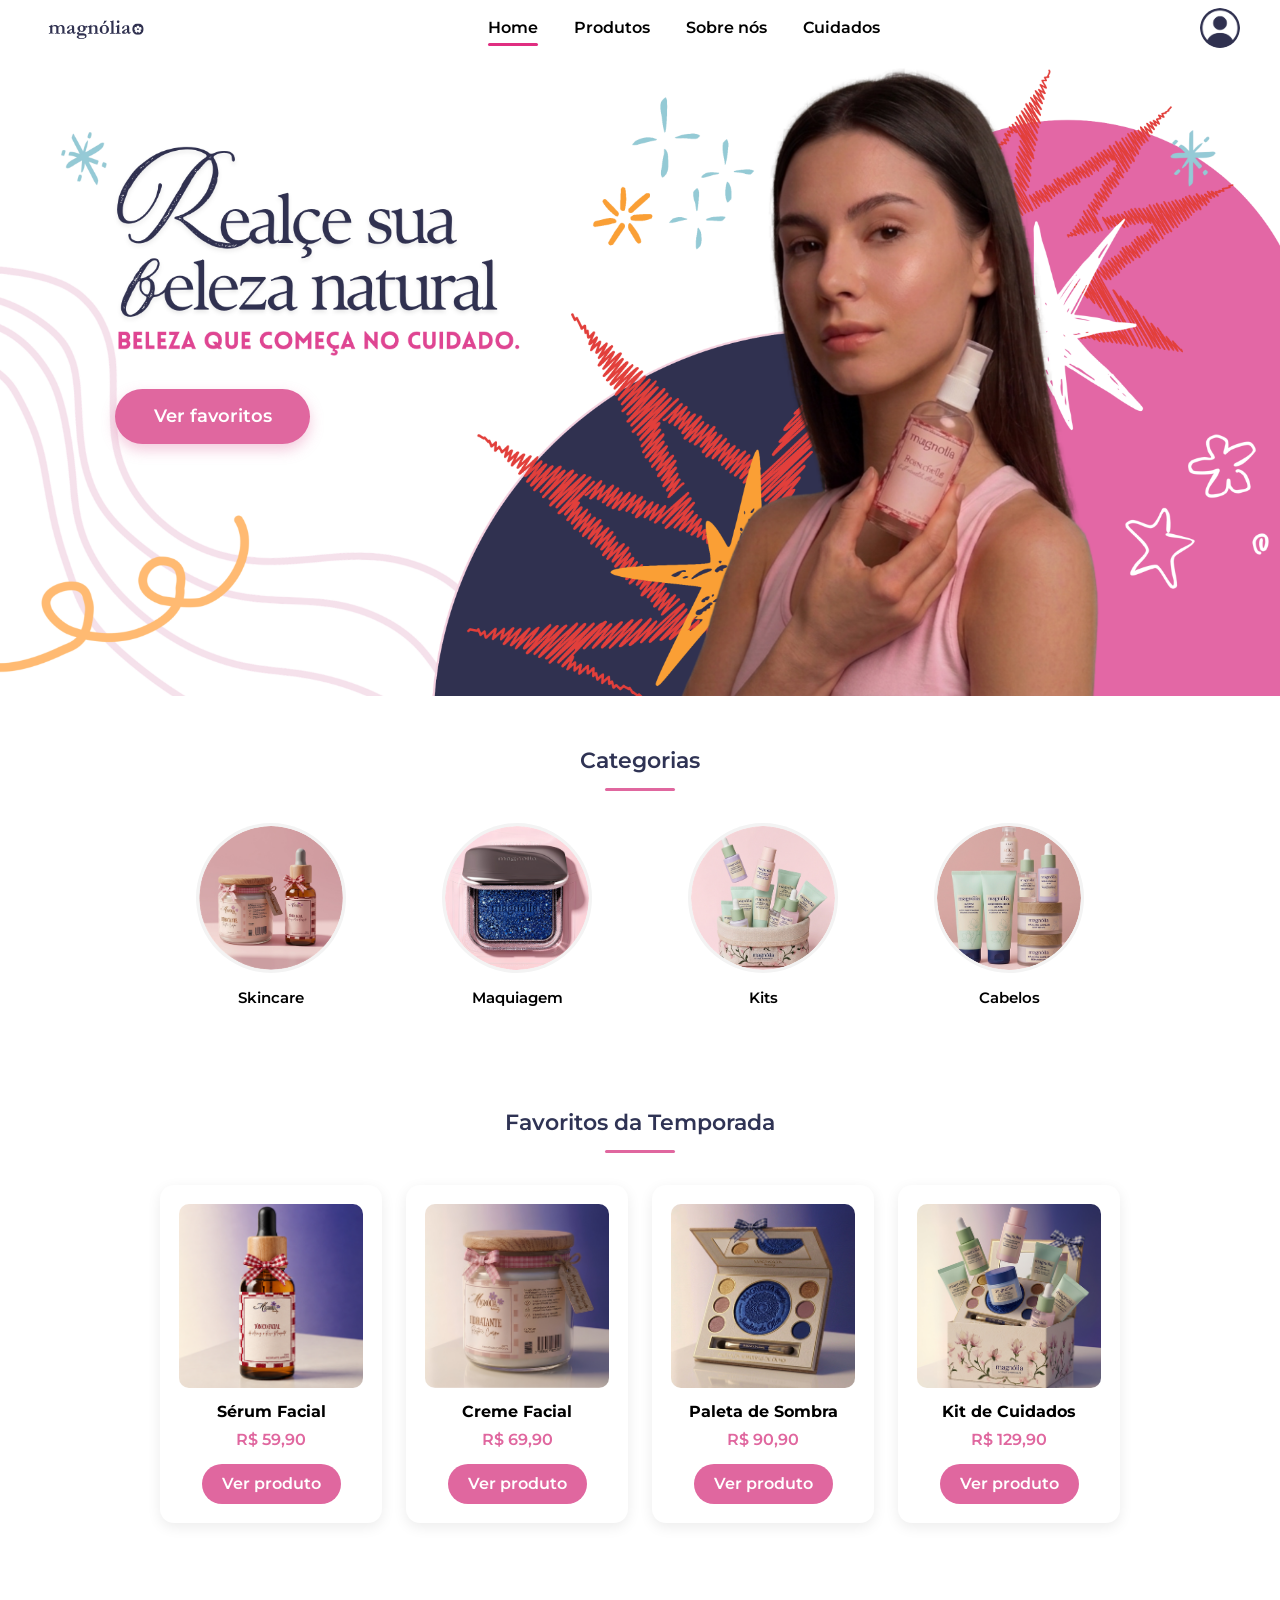
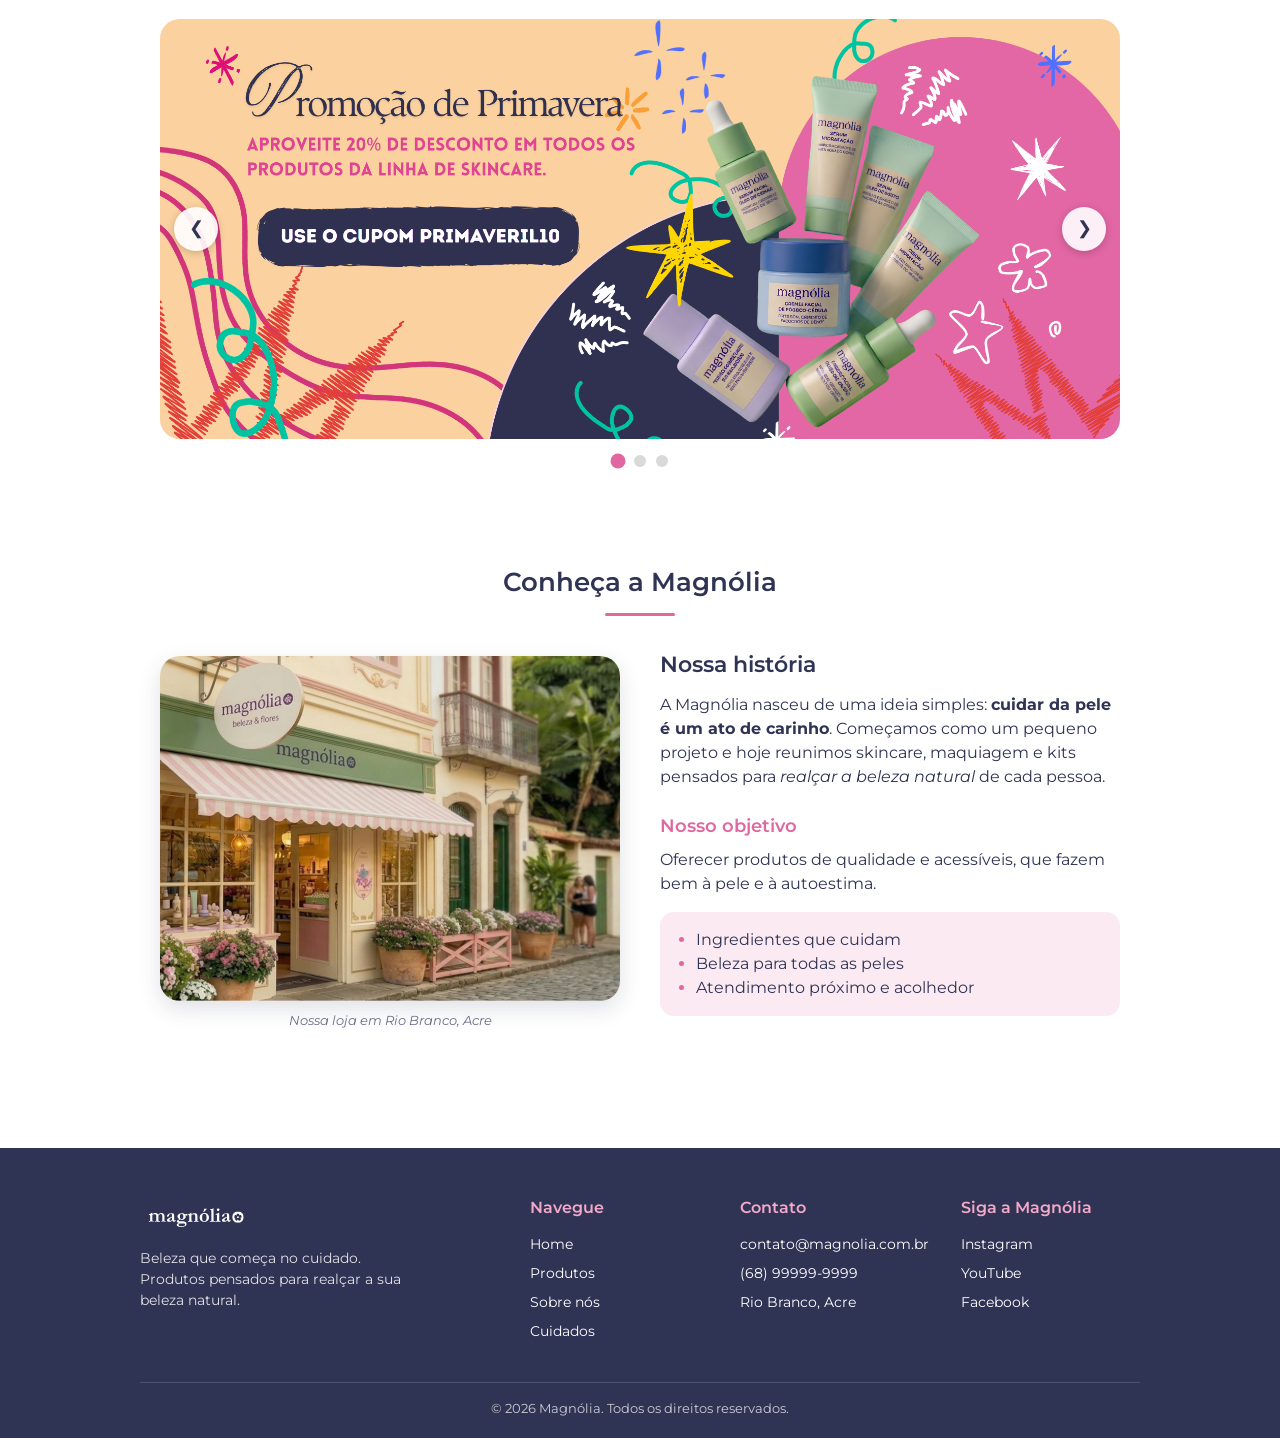
<file: index.html>
<!--A ideia aqui é fazer um site de empresa de beleza chamada magnólia, que eu inventei para um trabalho de emprendedorismo quando estava no ensino médio. A ideia é fazer um site simples, mas bonito, com uma paleta de cores que remeta a beleza e sofisticação. O site terá uma página inicial com um banner, uma seção sobre a empresa e uma seção de contato.-->
<!doctype html>
<html lang="pt-BR">

<head>
  <meta charset="utf-8">
  <meta name="viewport" content="width=device-width, initial-scale=1">
  <title>Magnólia: O melhor para sua beleza</title>
  <link rel="icon" href="imagem/icon.png">
  <link rel="stylesheet" href="https://fonts.googleapis.com/css?family=Montserrat:300,400,500,600,700&display=block">
  <!--Nesse ponto ainda não pensei em todos os css, mas, por enquanto farei um separado para cada elemento que acredito precisar de mais atenção ou vou fazer uma coisa diferente, este é para o menu e o banner.-->
  <link rel="stylesheet" href="css/banner_menu.css">
  <link rel="stylesheet" href="css/barra_nav.css">
  <link rel="stylesheet" href="css/mais_vendidos.css">
  <link rel="stylesheet" href="css/promoção.css">
  <link rel="stylesheet" href="css/rodape.css">
  <link rel="stylesheet" href="css/carrossel.css">
  <link rel="stylesheet" href="css/sobre_marca.css">
</head>

<body>
  <header class="Menu">
    <nav class="menu">
      <!-- Logo com link para pagina inicial-->
      <a href="index.html" class="logo" role="img" aria-label="Magnólia"></a>
      <ul class="links" id="menu-links">
        <!-- Links do menu -->
        <!-- O link da página atual tem a classe "ativo" que indica em qual página estamos -->
        <li><a href="index.html" class="ativo" aria-current="page">Home</a></li>
        <li><a href="produtos.html">Produtos</a></li>
        <li><a href="#sobre-a-marca">Sobre nós</a></li>
        <li><a href="cuidados.html">Cuidados</a></li>
      </ul>
      <a href="perfil.html" class="perfil" role="img" aria-label="Conta"></a>

       <!-- Botão sanduíche: só aparece em telas pequenas -->
    <button type="button" class="hamburguer" id="botao-menu"
            aria-label="Abrir menu" aria-expanded="false" aria-controls="menu-links">
      <span></span>
      <span></span>
      <span></span>
    </button>
    </nav>
  </header>
  <section class="banner_conteinner">
    <img class="banner" src="imagem/R (1).png" alt="Banner Magnólia">
    <!--botão sobre o banner-->
    <div class="banner__botao">
    <a href="#mais-vendidos">Ver favoritos</a>
  </div>
  </section>
  <!-- Barra de navegação por categorias "circulos da página"-->
  <section class="barra_nav">
    <h2 class="barra_nav__titulo">Categorias</h2>
    <ul class="barra_nav__lista">
      <li>
        <!-- Link para a categoria de skincare dentro da página produtos-->
        <a href="produtos.html#skincare" class="categoria">
          <span class="categoria__circulo">
            <img src="imagem/categorias/skincare.png" alt="">
          </span>
          <span class="categoria__nome">Skincare</span>
        </a>
      </li>
      <li>
        <!-- Link para a categoria de maquiagem dentro da página produtos-->
        <a href="produtos.html#maquiagem" class="categoria">
          <span class="categoria__circulo">
            <img src="imagem/categorias/maquiagem.png" alt="">
          </span>
          <span class="categoria__nome">Maquiagem</span>
        </a>
      </li>
      <li>
        <!-- Link para a categoria de Kits(conjuntos de produtos) dentro da página produtos-->
        <a href="produtos.html#Kits" class="categoria">
          <span class="categoria__circulo">
            <img src="imagem/categorias/Kit.png" alt="">
          </span>
          <span class="categoria__nome">Kits</span>
        </a>
      </li>
      <li>
        <!-- Link para a categoria de cabelos dentro da página produtos-->
        <a href="produtos.html#cabelos" class="categoria">
          <span class="categoria__circulo">
            <img src="imagem/categorias/cabelo.png" alt="">
          </span>
          <span class="categoria__nome">Cabelos</span>
        </a>
      </li>
    </ul>
  </section>
  <!-- section mais vendidos-->
  <section class="mais_vendidos" id="mais-vendidos">
    <h2 class="mais_vendidos__titulo">Favoritos da Temporada</h2>
    <div class="mais_vendidos__grade">
      <!--Cada produto está dentro de um artigo-->
      <article class="produto">
        <img src="imagem/produtos/serum.png" alt="Sérum facial Magnólia">
        <h3 class="produto__nome">Sérum Facial</h3>
        <p class="produto__preco">R$ 59,90</p>
        <a href="  " class="produto__botao">Ver produto</a>
      </article>
      <article class="produto">
        <img src="imagem/produtos/creme.png" alt="Creme facial Magnólia">
        <h3 class="produto__nome">Creme Facial</h3>
        <p class="produto__preco">R$ 69,90</p>
        <a href="  " class="produto__botao">Ver produto</a>
      </article>
      <article class="produto">
        <img src="imagem/produtos/sombra.png" alt="Sombra de olhos Magnólia">
        <h3 class="produto__nome">Paleta de Sombra</h3>
        <p class="produto__preco">R$ 90,90</p>
        <a href="  " class="produto__botao">Ver produto</a>
      </article>
      <article class="produto">
        <img src="imagem/produtos/kit2.png" alt="Kit de cuidados com a pele Magnólia">
        <h3 class="produto__nome">Kit de Cuidados</h3>
        <p class="produto__preco">R$ 129,90</p>
        <a href="  " class="produto__botao">Ver produto</a>
      </article>
    </div>
  </section>

  <!-- Carrossel de promoções: 3 slides, navegação por botões e bolinhas -->
  <section class="carrossel" id="carrossel" aria-label="Promoções">
    <div class="carrossel__janela">

      <!-- Faixa com os slides lado a lado; o JS desliza esta faixa -->
      <div class="carrossel__faixa" id="carrossel-faixa">
        <div class="carrossel__slide">
          <img src="imagem/carrossel/promo1.png" alt="Promoção de primavera: 20% de desconto em skincare">
        </div>
        <div class="carrossel__slide">
          <img src="imagem/carrossel/promo2.png"
            alt="Promoção de primeira compra: 20% de desconto em todos os produtos">
        </div>
        <div class="carrossel__slide">
          <img src="imagem/carrossel/promo3.png" alt="Presenteie quem você ama com a coleção de maquiagem completa!">
        </div>
      </div>

      <!-- Botões anterior / próximo -->
      <button type="button" class="carrossel__botao carrossel__botao--anterior" id="carrossel-anterior"
        aria-label="Slide anterior">&#10094;</button>
      <button type="button" class="carrossel__botao carrossel__botao--proximo" id="carrossel-proximo"
        aria-label="Próximo slide">&#10095;</button>
    </div>

    <!-- Bolinhas indicando o slide atual -->
    <div class="carrossel__bolinhas" id="carrossel-bolinhas"></div>
  </section>

  <!-- Seção sobre a marca-->
  <section class="sobre_marca" id="sobre-a-marca" aria-labelledby="sobre-titulo">
    <h2 class="sobre_marca__titulo">Conheça a Magnólia</h2>
    <div class="sobre_marca__grade">
      <!-- figure/figcaption -->
      <figure class="sobre_marca__foto">
        <img src="imagem/loja.png" alt="Fachada e interior da loja Magnólia">
        <figcaption>Nossa loja em Rio Branco, Acre</figcaption>
      </figure>

      <div class="sobre_marca__texto">
        <h3 id="sobre-titulo" class="sobre_marca__titulo2">Nossa história</h2>
        <p class="sobre_marca__historia">
          A Magnólia nasceu de uma ideia simples: <strong>cuidar da pele é um ato de carinho</strong>.
          Começamos como um pequeno projeto e hoje reunimos skincare, maquiagem e kits
          pensados para <em>realçar a beleza natural</em> de cada pessoa.
        </p>

        <h3 class="sobre_marca__subtitulo">Nosso objetivo</h3>
        <p class="sobre_marca__objetivo">
          Oferecer produtos de qualidade e acessíveis, que fazem bem à pele e à autoestima.
        </p>

        <!-- Lista de valores da marca -->
        <ul class="sobre_marca__valores">
          <li>Ingredientes que cuidam</li>
          <li>Beleza para todas as peles</li>
          <li>Atendimento próximo e acolhedor</li>
        </ul>
      </div>

    </div>
  </section>

  <!-- Rodapé do site -->
  <footer class="rodape" id="contato">
    <div class="rodape__grade">

      <!-- Coluna 1: marca -->
      <div class="rodape__marca">
        <a href="index.html" class="rodape__logo" role="img" aria-label="Magnólia"></a>
        <p>Beleza que começa no cuidado. Produtos pensados para realçar a sua beleza natural.</p>
      </div>

      <!-- Coluna 2: navegação -->
      <nav class="rodape__coluna" aria-label="Links do rodapé">
        <h3>Navegue</h3>
        <ul>
          <li><a href="index.html">Home</a></li>
          <li><a href="produtos.html">Produtos</a></li>
          <li><a href="sobre.html">Sobre nós</a></li>
          <li><a href="cuidados.html">Cuidados</a></li>
        </ul>
      </nav>

      <!-- Coluna 3: contato -->
      <div class="rodape__coluna">
        <h3>Contato</h3>
        <ul>
          <li><a href="mailto:contato@magnolia.com.br">contato@magnolia.com.br</a></li>
          <li><a href="tel:+5568999999999">(68) 99999-9999</a></li>
          <li>Rio Branco, Acre</li>
        </ul>
      </div>

      <!-- Coluna 4: redes sociais (links externos) -->
      <div class="rodape__coluna">
        <h3>Siga a Magnólia</h3>
        <ul>
          <li><a href="https://www.instagram.com" target="_blank" rel="noopener noreferrer">Instagram</a></li>
          <li><a href="https://www.youtube.com" target="_blank" rel="noopener noreferrer">YouTube</a></li>
          <li><a href="https://www.facebook.com" target="_blank" rel="noopener noreferrer">Facebook</a></li>
        </ul>
      </div>

    </div>
    <!-- Linha de direitos autorais -->
    <p class="rodape__copy">© 2026 Magnólia. Todos os direitos reservados.</p>
  </footer>
  <script src="js/carrossel.js"></script>
  <script src="js/menu.js"></script>
</body>

</html>
</file>
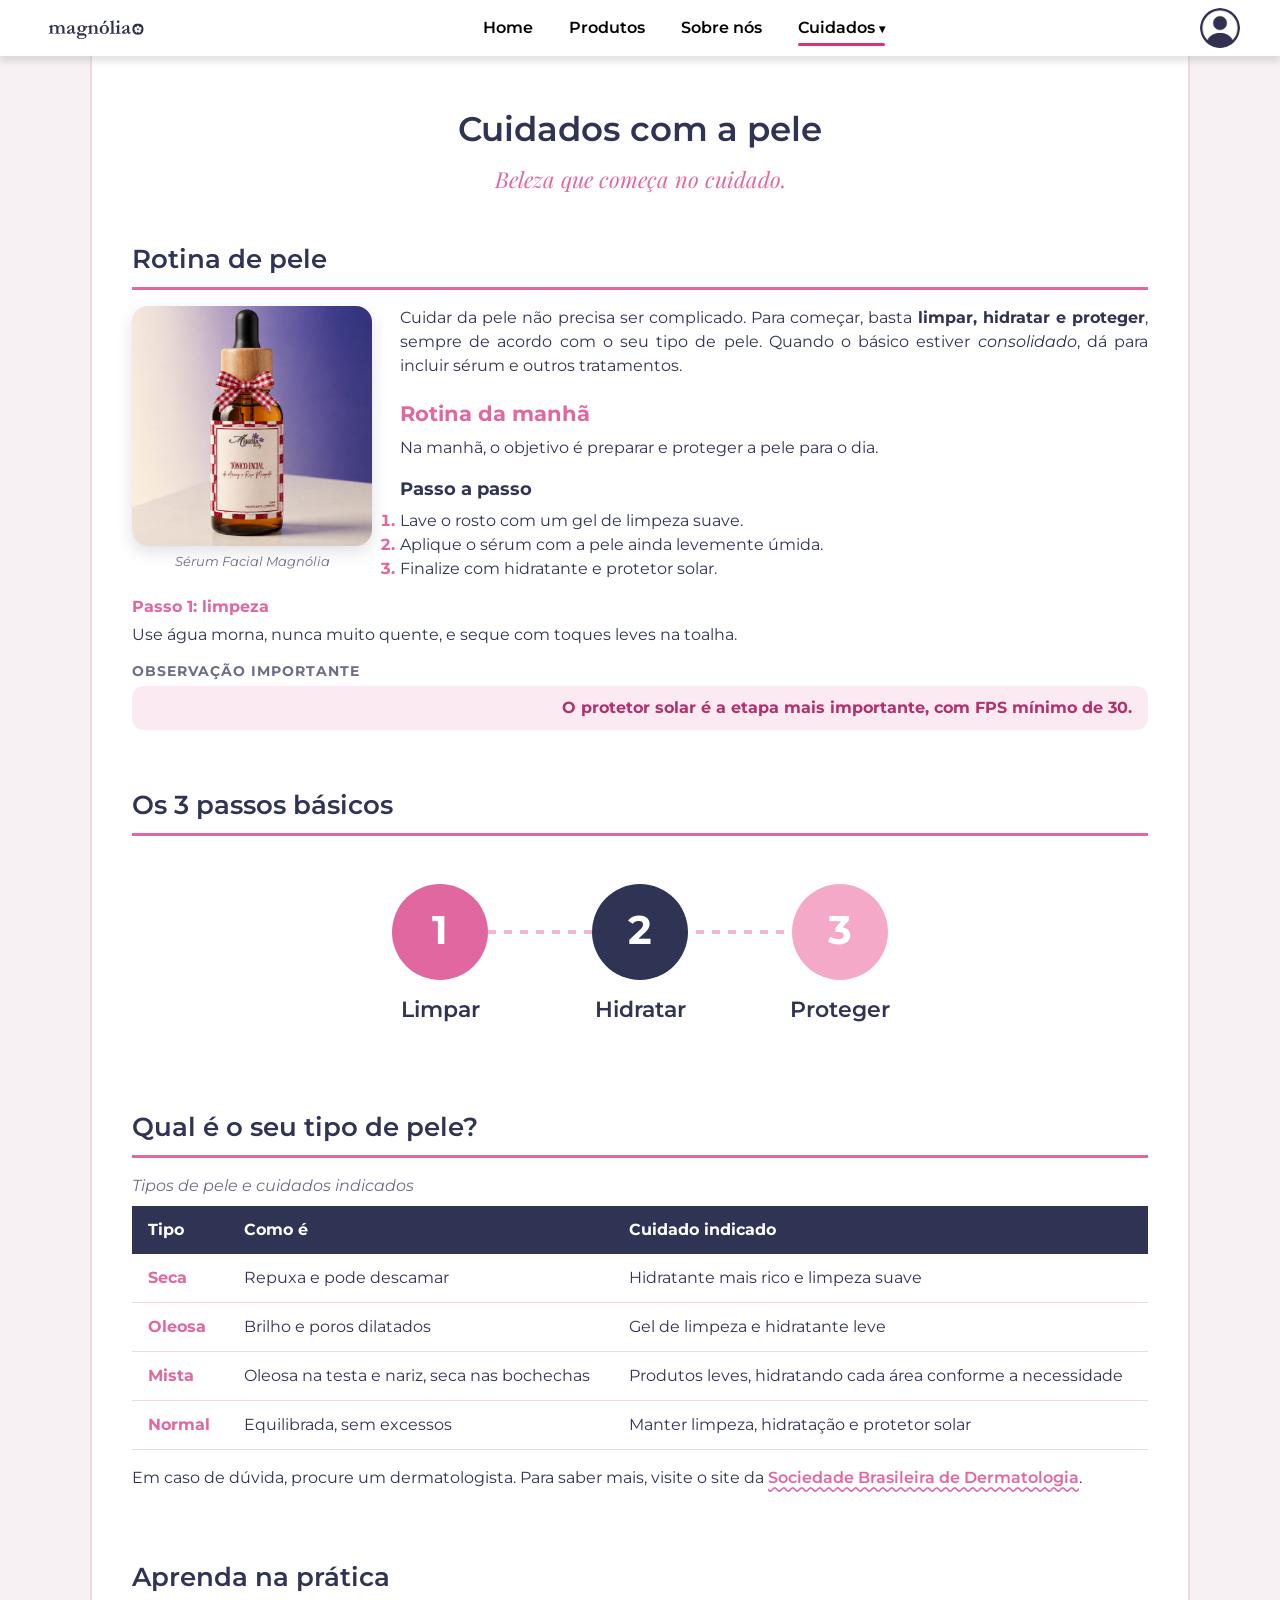
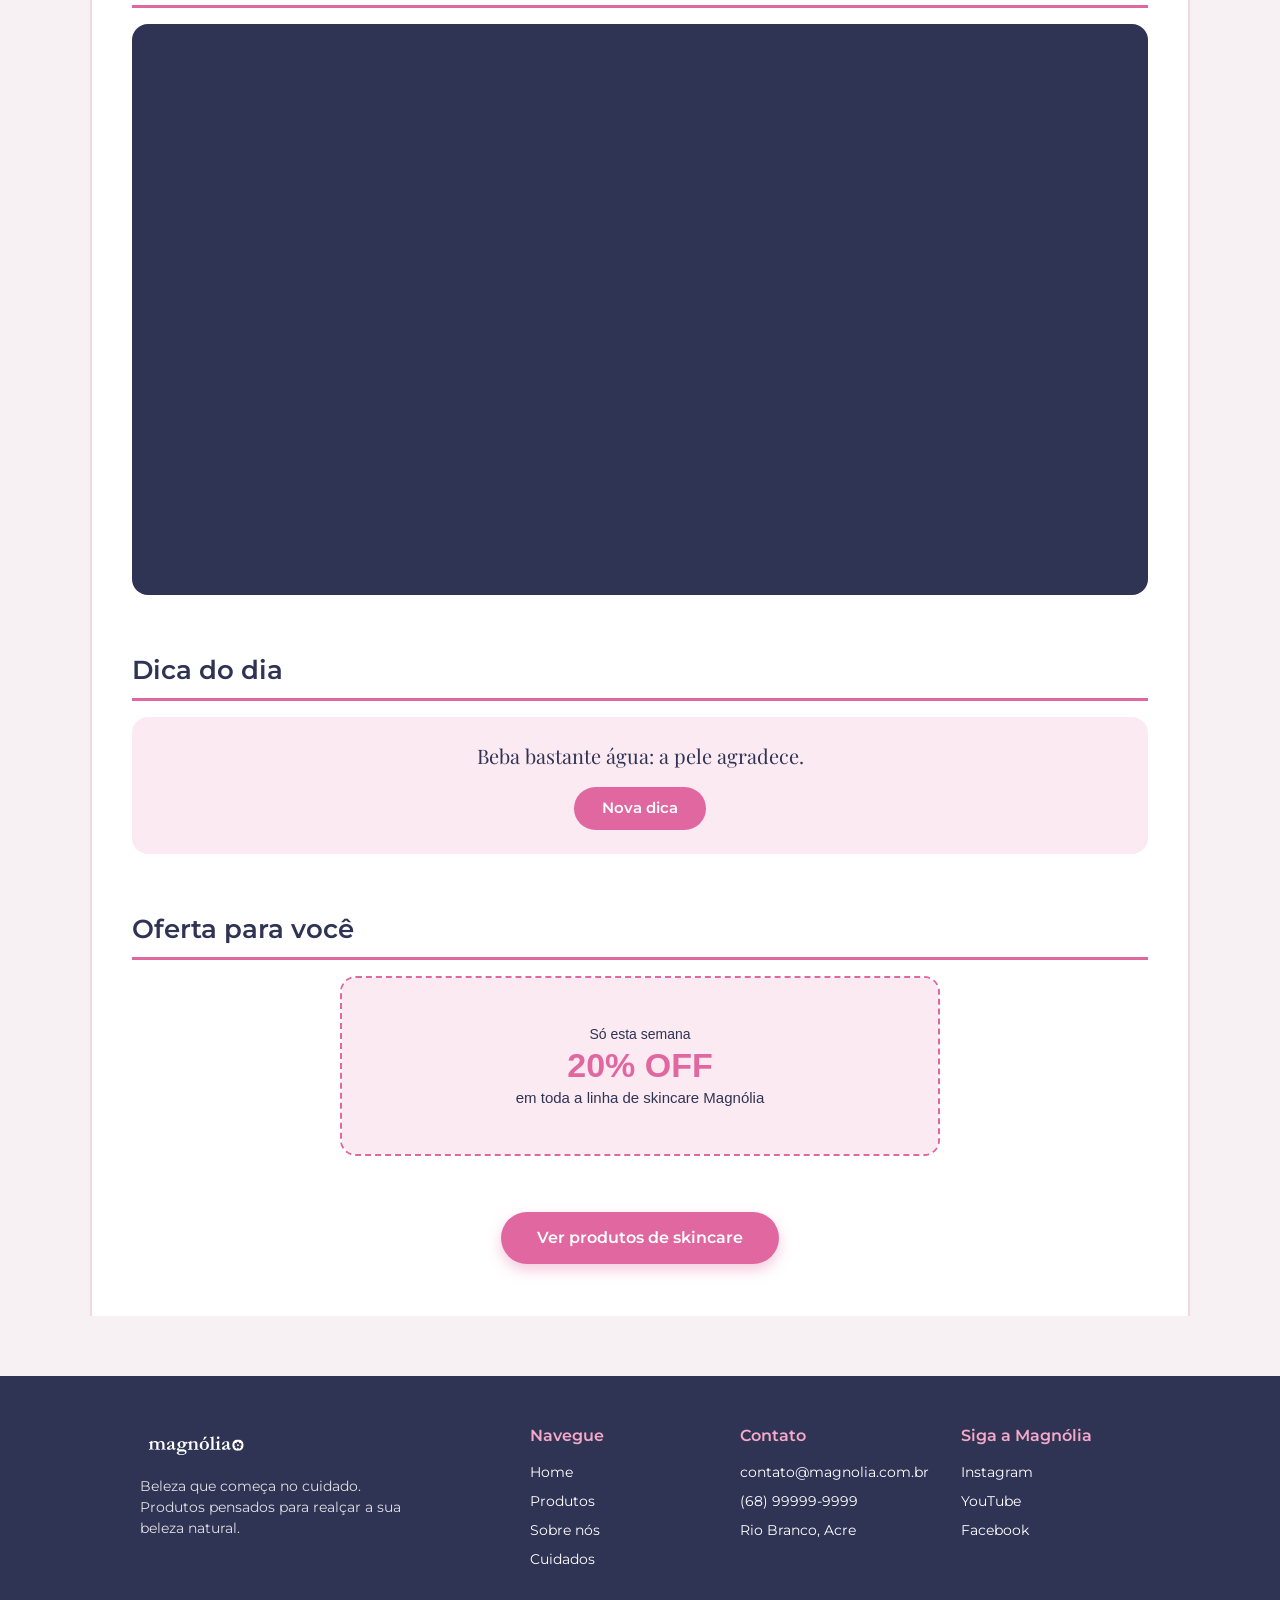
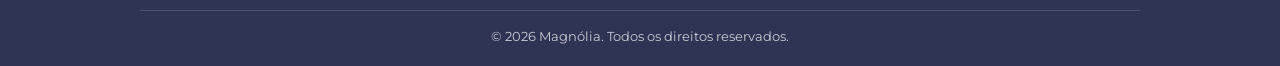
<file: cuidados.html>
<!doctype html>
<html lang="pt-BR">
<head>
  <meta charset="utf-8">
  <meta name="viewport" content="width=device-width, initial-scale=1">
  <title>Cuidados com a pele | Magnólia</title>
  <link rel="icon" href="imagem/icon.png">
  <!-- Fontes externas: Montserrat (texto) e Playfair Display (destaques) -->
  <link rel="stylesheet" href="https://fonts.googleapis.com/css?family=Montserrat:300,400,500,600,700&display=block">
  <link rel="stylesheet" href="https://fonts.googleapis.com/css?family=Playfair+Display:400,600i&display=block">
  <link rel="stylesheet" href="css/banner_menu.css">
  <link rel="stylesheet" href="css/dropdown.css">
  <link rel="stylesheet" href="css/rodape.css">
  <link rel="stylesheet" href="css/cuidados.css">
</head>

<body>
  <header class="Menu">
    <nav class="menu">
      <a href="index.html" class="logo" role="img" aria-label="Magnólia"></a>
      <ul class="links" id="menu-links">
        <li><a href="index.html">Home</a></li>
        <li><a href="produtos.html">Produtos</a></li>
        <li><a href="index.html#sobre-a-marca">Sobre nós</a></li>

        <!-- Item com dropdown: o submenu leva às seções desta página -->
        <li class="dropdown">
          <a href="cuidados.html" class="ativo" aria-current="page">Cuidados <span class="seta" aria-hidden="true">▾</span></a>
          <ul class="dropdown__menu">
            <li><a href="#rotina">Rotina de pele</a></li>
            <li><a href="#passos">3 passos básicos</a></li>
            <li><a href="#tipos-de-pele">Tipos de pele</a></li>
            <li><a href="#video">Vídeo</a></li>
            <li><a href="#dica-do-dia">Dica do dia</a></li>
          </ul>
        </li>
      </ul>
      <a href="perfil.html" class="perfil" role="img" aria-label="Conta"></a>

      <button type="button" class="hamburguer" id="botao-menu"
        aria-label="Abrir menu" aria-expanded="false" aria-controls="menu-links">
        <span></span>
        <span></span>
        <span></span>
      </button>
    </nav>
  </header>

  <!-- Conteúdo centralizado, com bordas verticais no computador -->
  <main class="conteudo">

    <!-- Título principal da página (h1) -->
    <section class="cabecalho_pagina">
      <h1>Cuidados com a pele</h1>
      <p class="p_destaque">Beleza que começa no cuidado.</p>
    </section>

    <!-- Rotina de pele: usa toda a escada de títulos (h2 a h6) e a propriedade float -->
    <section class="secao" id="rotina" aria-labelledby="titulo-rotina">
      <h2 id="titulo-rotina">Rotina de pele</h2>


      <figure class="figura_flutuante">
        <img src="imagem/produtos/serum.png" alt="Sérum facial Magnólia">
        <figcaption>Sérum Facial Magnólia</figcaption>
      </figure>

      <p class="p_justificado">
        Cuidar da pele não precisa ser complicado. Para começar, basta <strong>limpar, hidratar e proteger</strong>,
        sempre de acordo com o seu tipo de pele. Quando o básico estiver
        <em>consolidado</em>, dá para incluir sérum e outros tratamentos.
      </p>

      <h3>Rotina da manhã</h3>
      <p class="p_justificado">Na manhã, o objetivo é preparar e proteger a pele para o dia.</p>

      <h4>Passo a passo</h4>
      <!-- Lista ordenada -->
      <ol class="lista_passos">
        <li>Lave o rosto com um gel de limpeza suave.</li>
        <li>Aplique o sérum com a pele ainda levemente úmida.</li>
        <li>Finalize com hidratante e protetor solar.</li>
      </ol>

      <h5>Passo 1: limpeza</h5>
      <p class="p_justificado">Use água morna, nunca muito quente, e seque com toques leves na toalha.</p>

      <h6>Observação importante</h6>
      <p class="p_nota">O protetor solar é a etapa mais importante, com FPS mínimo de 30.</p>
    </section>

    <!-- Gráfico em SVG inline -->
    <section class="secao" id="passos" aria-labelledby="titulo-passos">
      <h2 id="titulo-passos">Os 3 passos básicos</h2>

      <svg class="grafico_passos" viewBox="0 0 600 200" xmlns="http://www.w3.org/2000/svg"
        role="img" aria-labelledby="svg-titulo svg-desc">
        <title id="svg-titulo">Rotina em 3 passos</title>
        <desc id="svg-desc">Três círculos ligados por uma linha: 1 limpar, 2 hidratar, 3 proteger.</desc>

        <!-- linha que liga os círculos -->
        <line x1="100" y1="80" x2="500" y2="80" class="svg_linha"/>

        <!-- passo 1 -->
        <circle cx="100" cy="80" r="48" class="svg_c1"/>
        <text x="100" y="92" class="svg_numero">1</text>
        <text x="100" y="165" class="svg_rotulo">Limpar</text>

        <!-- passo 2 -->
        <circle cx="300" cy="80" r="48" class="svg_c2"/>
        <text x="300" y="92" class="svg_numero">2</text>
        <text x="300" y="165" class="svg_rotulo">Hidratar</text>

        <!-- passo 3 -->
        <circle cx="500" cy="80" r="48" class="svg_c3"/>
        <text x="500" y="92" class="svg_numero">3</text>
        <text x="500" y="165" class="svg_rotulo">Proteger</text>
      </svg>
    </section>

    <!-- Tabela de tipos de pele -->
    <section class="secao" id="tipos-de-pele" aria-labelledby="titulo-tipos">
      <h2 id="titulo-tipos">Qual é o seu tipo de pele?</h2>
      <div class="tabela_rolagem">
        <table class="tabela_cuidados">
          <caption>Tipos de pele e cuidados indicados</caption>
          <thead>
            <tr>
              <th scope="col">Tipo</th>
              <th scope="col">Como é</th>
              <th scope="col">Cuidado indicado</th>
            </tr>
          </thead>
          <tbody>
            <tr>
              <th scope="row">Seca</th>
              <td>Repuxa e pode descamar</td>
              <td>Hidratante mais rico e limpeza suave</td>
            </tr>
            <tr>
              <th scope="row">Oleosa</th>
              <td>Brilho e poros dilatados</td>
              <td>Gel de limpeza e hidratante leve</td>
            </tr>
            <tr>
              <th scope="row">Mista</th>
              <td>Oleosa na testa e nariz, seca nas bochechas</td>
              <td>Produtos leves, hidratando cada área conforme a necessidade</td>
            </tr>
            <tr>
              <th scope="row">Normal</th>
              <td>Equilibrada, sem excessos</td>
              <td>Manter limpeza, hidratação e protetor solar</td>
            </tr>
          </tbody>
        </table>
      </div>

      <p class="p_justificado">
        Em caso de dúvida, procure um dermatologista. Para saber mais, visite o site da
        <a href="https://www.sbd.org.br" target="_blank" rel="noopener noreferrer" class="link_texto">Sociedade Brasileira de Dermatologia</a>.
      </p>
    </section>

    <!-- Vídeo do YouTube -->
    <section class="secao" id="video" aria-labelledby="titulo-video">
      <h2 id="titulo-video">Aprenda na prática</h2>
      <div class="video">
        <iframe width="560" height="315" src="https://www.youtube.com/embed/rfktT1iHrLY?si=c7yj0-CucjmPZn94" title="YouTube video player" frameborder="0" allow="accelerometer; autoplay; clipboard-write; encrypted-media; gyroscope; picture-in-picture; web-share" referrerpolicy="strict-origin-when-cross-origin" allowfullscreen></iframe>
      </div>
    </section>

    <!-- Dica do dia: funcionalidade em JavaScript que muda o HTML e o CSS -->
    <section class="secao" id="dica-do-dia" aria-labelledby="titulo-dica">
      <h2 id="titulo-dica">Dica do dia</h2>
      <div class="dica" id="caixa-dica">
        <p class="dica__texto" id="texto-dica" aria-live="polite">Beba bastante água: a pele agradece.</p>
        <button type="button" class="dica__botao" id="botao-dica">Nova dica</button>
      </div>
    </section>

    <!-- Iframe com propaganda minha-->
    <section class="secao" id="propaganda" aria-labelledby="titulo-propaganda">
      <h2 id="titulo-propaganda">Oferta para você</h2>
      <iframe class="propaganda" title="Propaganda Magnólia" loading="lazy"
        srcdoc="<meta charset='utf-8'><body style='margin:0;font-family:Arial,sans-serif;height:100vh;display:flex;flex-direction:column;align-items:center;justify-content:center;text-align:center;background:#fbeaf2;color:#2f3354'><p style='margin:0;font-size:14px'>Só esta semana</p><p style='margin:4px 0;font-size:34px;font-weight:bold;color:#e0679f'>20% OFF</p><p style='margin:0;font-size:15px'>em toda a linha de skincare Magnólia</p></body>"></iframe>
    </section>

    <!-- Botão feito com div: bordas arredondadas e cor de fundo -->
    <section class="secao secao--centro">
      <div class="botao_div">
        <a href="produtos.html#skincare">Ver produtos de skincare</a>
      </div>
    </section>

  </main>

  <footer class="rodape" id="contato">
    <div class="rodape__grade">

      <div class="rodape__marca">
        <a href="index.html" class="rodape__logo" role="img" aria-label="Magnólia"></a>
        <p>Beleza que começa no cuidado. Produtos pensados para realçar a sua beleza natural.</p>
      </div>

      <nav class="rodape__coluna" aria-label="Links do rodapé">
        <h3>Navegue</h3>
        <ul>
          <li><a href="index.html">Home</a></li>
          <li><a href="produtos.html">Produtos</a></li>
          <li><a href="index.html#sobre-a-marca">Sobre nós</a></li>
          <li><a href="cuidados.html">Cuidados</a></li>
        </ul>
      </nav>

      <div class="rodape__coluna">
        <h3>Contato</h3>
        <ul>
          <li><a href="mailto:contato@magnolia.com.br">contato@magnolia.com.br</a></li>
          <li><a href="tel:+5568999999999">(68) 99999-9999</a></li>
          <li>Rio Branco, Acre</li>
        </ul>
      </div>

      <div class="rodape__coluna">
        <h3>Siga a Magnólia</h3>
        <ul>
          <li><a href="https://www.instagram.com" target="_blank" rel="noopener noreferrer">Instagram</a></li>
          <li><a href="https://www.youtube.com" target="_blank" rel="noopener noreferrer">YouTube</a></li>
          <li><a href="https://www.facebook.com" target="_blank" rel="noopener noreferrer">Facebook</a></li>
        </ul>
      </div>

    </div>
    <p class="rodape__copy">© 2026 Magnólia. Todos os direitos reservados.</p>
  </footer>

  <script src="js/menu.js"></script>
  <script src="js/dicas.js"></script>
</body>

</html>
</file>
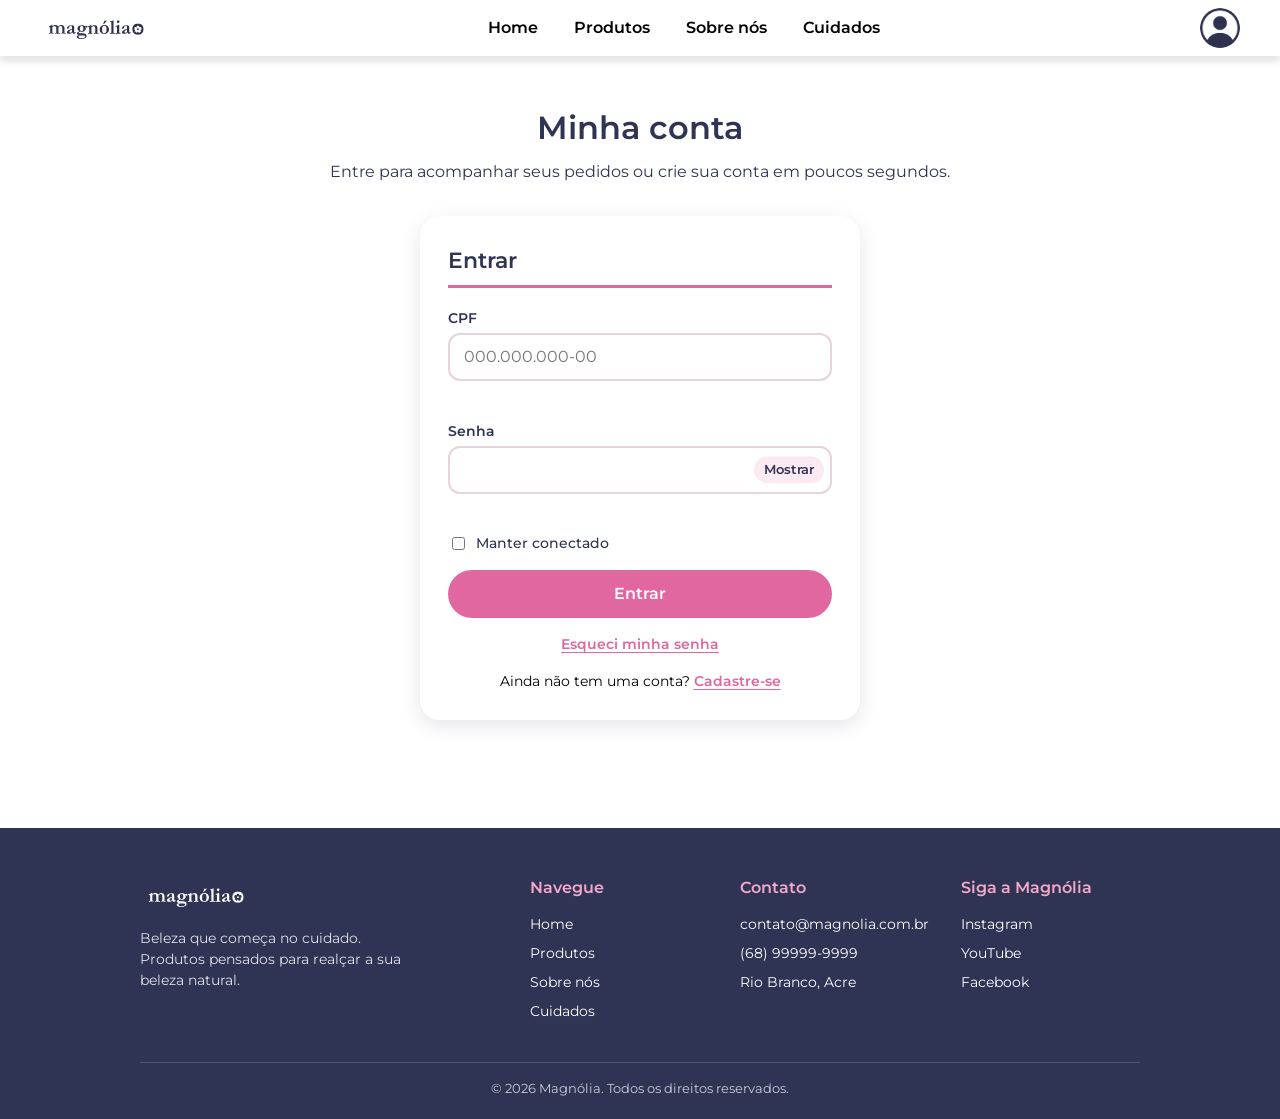
<file: perfil.html>
<!doctype html>
<html lang="pt-BR">

<head>
  <meta charset="utf-8">
  <meta name="viewport" content="width=device-width, initial-scale=1">
  <title>Minha conta | Magnólia</title>
  <link rel="icon" href="imagem/icon.png">
  <link rel="stylesheet" href="https://fonts.googleapis.com/css?family=Montserrat:300,400,500,600,700&display=block">
  <link rel="stylesheet" href="css/banner_menu.css">
  <link rel="stylesheet" href="css/rodape.css">
  <link rel="stylesheet" href="css/perfil.css">
</head>

<body>
  <header class="Menu">
    <nav class="menu">
      <a href="index.html" class="logo" role="img" aria-label="Magnólia"></a>
      <ul class="links" id="menu-links">
        <li><a href="index.html">Home</a></li>
        <li><a href="produtos.html">Produtos</a></li>
        <li><a href="index.html#sobre-a-marca">Sobre nós</a></li>
        <li><a href="cuidados.html">Cuidados</a></li>
      </ul>
      <!-- Ícone de perfil: página atual -->
      <a href="perfil.html" class="perfil" role="img" aria-label="Conta" aria-current="page"></a>

      <button type="button" class="hamburguer" id="botao-menu"
        aria-label="Abrir menu" aria-expanded="false" aria-controls="menu-links">
        <span></span>
        <span></span>
        <span></span>
      </button>
    </nav>
  </header>

  <main>
    <section class="conta">
      <h1 class="conta__titulo">Minha conta</h1>
      <p class="conta__texto">Entre para acompanhar seus pedidos ou crie sua conta em poucos segundos.</p>

      <!-- Grid de duas colunas: login e cadastro -->
      <div class="conta__grade">

        <!-- Formulário de login -->
        <section class="cartao" id="cartao-login" aria-labelledby="titulo-login">
          <h2 class="cartao__titulo" id="titulo-login">Entrar</h2>

          <form id="form-login" name="login" method="post" action="perfil.html" novalidate>
            <div class="campo">
              <label for="cpf-login">CPF</label>
              <input type="text" id="cpf-login" name="cpf" inputmode="numeric"
                placeholder="000.000.000-00" autocomplete="username"
                data-mascara="cpf" data-validar="cpf" aria-describedby="cpf-login-erro">
              <p class="campo__erro" id="cpf-login-erro" role="alert"></p>
            </div>

            <div class="campo">
              <label for="senha-login">Senha</label>
              <div class="campo__senha">
                <input type="password" id="senha-login" name="senha"
                  autocomplete="current-password" data-validar="senha" aria-describedby="senha-login-erro">
                <button type="button" class="campo__mostrar" data-alvo="senha-login"
                  aria-label="Mostrar senha">Mostrar</button>
              </div>
              <p class="campo__erro" id="senha-login-erro" role="alert"></p>
            </div>

            <div class="campo campo--linha">
              <input type="checkbox" id="lembrar" name="lembrar" value="sim">
              <label for="lembrar">Manter conectado</label>
            </div>

            <button type="submit" class="botao_form">Entrar</button>
            <p class="form_mensagem" id="msg-login" hidden></p>

            <p class="cartao__apoio"><a href="#" class="link_destaque">Esqueci minha senha</a></p>
            <p class="cartao__apoio">Ainda não tem uma conta?
              <button type="button" class="link_destaque link_botao" data-mostrar="cadastro">Cadastre-se</button>
            </p>
          </form>
        </section>

        <!-- Formulário de cadastro -->
        <section class="cartao" id="cartao-cadastro" aria-labelledby="titulo-cadastro" hidden>
          <h2 class="cartao__titulo" id="titulo-cadastro">Criar conta</h2>

          <form id="form-cadastro" name="cadastro" method="post" action="perfil.html" novalidate>
            <div class="campo">
              <label for="nome-cadastro">Nome completo</label>
              <input type="text" id="nome-cadastro" name="nome" autocomplete="name"
                data-validar="obrigatorio" aria-describedby="nome-cadastro-erro">
              <p class="campo__erro" id="nome-cadastro-erro" role="alert"></p>
            </div>

            <div class="campo">
              <label for="email-cadastro">E-mail</label>
              <input type="email" id="email-cadastro" name="email" autocomplete="email"
                data-validar="email" aria-describedby="email-cadastro-erro">
              <p class="campo__erro" id="email-cadastro-erro" role="alert"></p>
            </div>

            <div class="campo">
              <label for="telefone-cadastro">Telefone</label>
              <input type="tel" id="telefone-cadastro" name="telefone" inputmode="tel"
                placeholder="(68) 99999-9999" autocomplete="tel"
                data-mascara="telefone" data-validar="telefone" aria-describedby="telefone-cadastro-erro">
              <p class="campo__erro" id="telefone-cadastro-erro" role="alert"></p>
            </div>

            <div class="campo">
              <label for="cpf-cadastro">CPF</label>
              <input type="text" id="cpf-cadastro" name="cpf" inputmode="numeric"
                placeholder="000.000.000-00"
                data-mascara="cpf" data-validar="cpf" aria-describedby="cpf-cadastro-erro">
              <p class="campo__erro" id="cpf-cadastro-erro" role="alert"></p>
            </div>

            <div class="campo">
              <label for="senha-cadastro">Senha (mínimo 6 caracteres)</label>
              <div class="campo__senha">
                <input type="password" id="senha-cadastro" name="senha"
                  autocomplete="new-password" data-validar="senha" aria-describedby="senha-cadastro-erro">
                <button type="button" class="campo__mostrar" data-alvo="senha-cadastro"
                  aria-label="Mostrar senha">Mostrar</button>
              </div>
              <p class="campo__erro" id="senha-cadastro-erro" role="alert"></p>
            </div>

            <button type="submit" class="botao_form">Criar conta</button>
            <p class="form_mensagem" id="msg-cadastro" hidden></p>

            <p class="cartao__apoio">Já tem uma conta?
              <button type="button" class="link_destaque link_botao" data-mostrar="login">Entrar</button>
            </p>
          </form>
        </section>

      </div>
    </section>
  </main>

  <footer class="rodape" id="contato">
    <div class="rodape__grade">

      <div class="rodape__marca">
        <a href="index.html" class="rodape__logo" role="img" aria-label="Magnólia"></a>
        <p>Beleza que começa no cuidado. Produtos pensados para realçar a sua beleza natural.</p>
      </div>

      <nav class="rodape__coluna" aria-label="Links do rodapé">
        <h3>Navegue</h3>
        <ul>
          <li><a href="index.html">Home</a></li>
          <li><a href="produtos.html">Produtos</a></li>
          <li><a href="index.html#sobre-a-marca">Sobre nós</a></li>
          <li><a href="cuidados.html">Cuidados</a></li>
        </ul>
      </nav>

      <div class="rodape__coluna">
        <h3>Contato</h3>
        <ul>
          <li><a href="mailto:contato@magnolia.com.br">contato@magnolia.com.br</a></li>
          <li><a href="tel:+5568999999999">(68) 99999-9999</a></li>
          <li>Rio Branco, Acre</li>
        </ul>
      </div>

      <div class="rodape__coluna">
        <h3>Siga a Magnólia</h3>
        <ul>
          <li><a href="https://www.instagram.com" target="_blank" rel="noopener noreferrer">Instagram</a></li>
          <li><a href="https://www.youtube.com" target="_blank" rel="noopener noreferrer">YouTube</a></li>
          <li><a href="https://www.facebook.com" target="_blank" rel="noopener noreferrer">Facebook</a></li>
        </ul>
      </div>

    </div>
    <p class="rodape__copy">© 2026 Magnólia. Todos os direitos reservados.</p>
  </footer>

  <script src="js/menu.js"></script>
  <script src="js/validacao.js"></script>
</body>

</html>
</file>
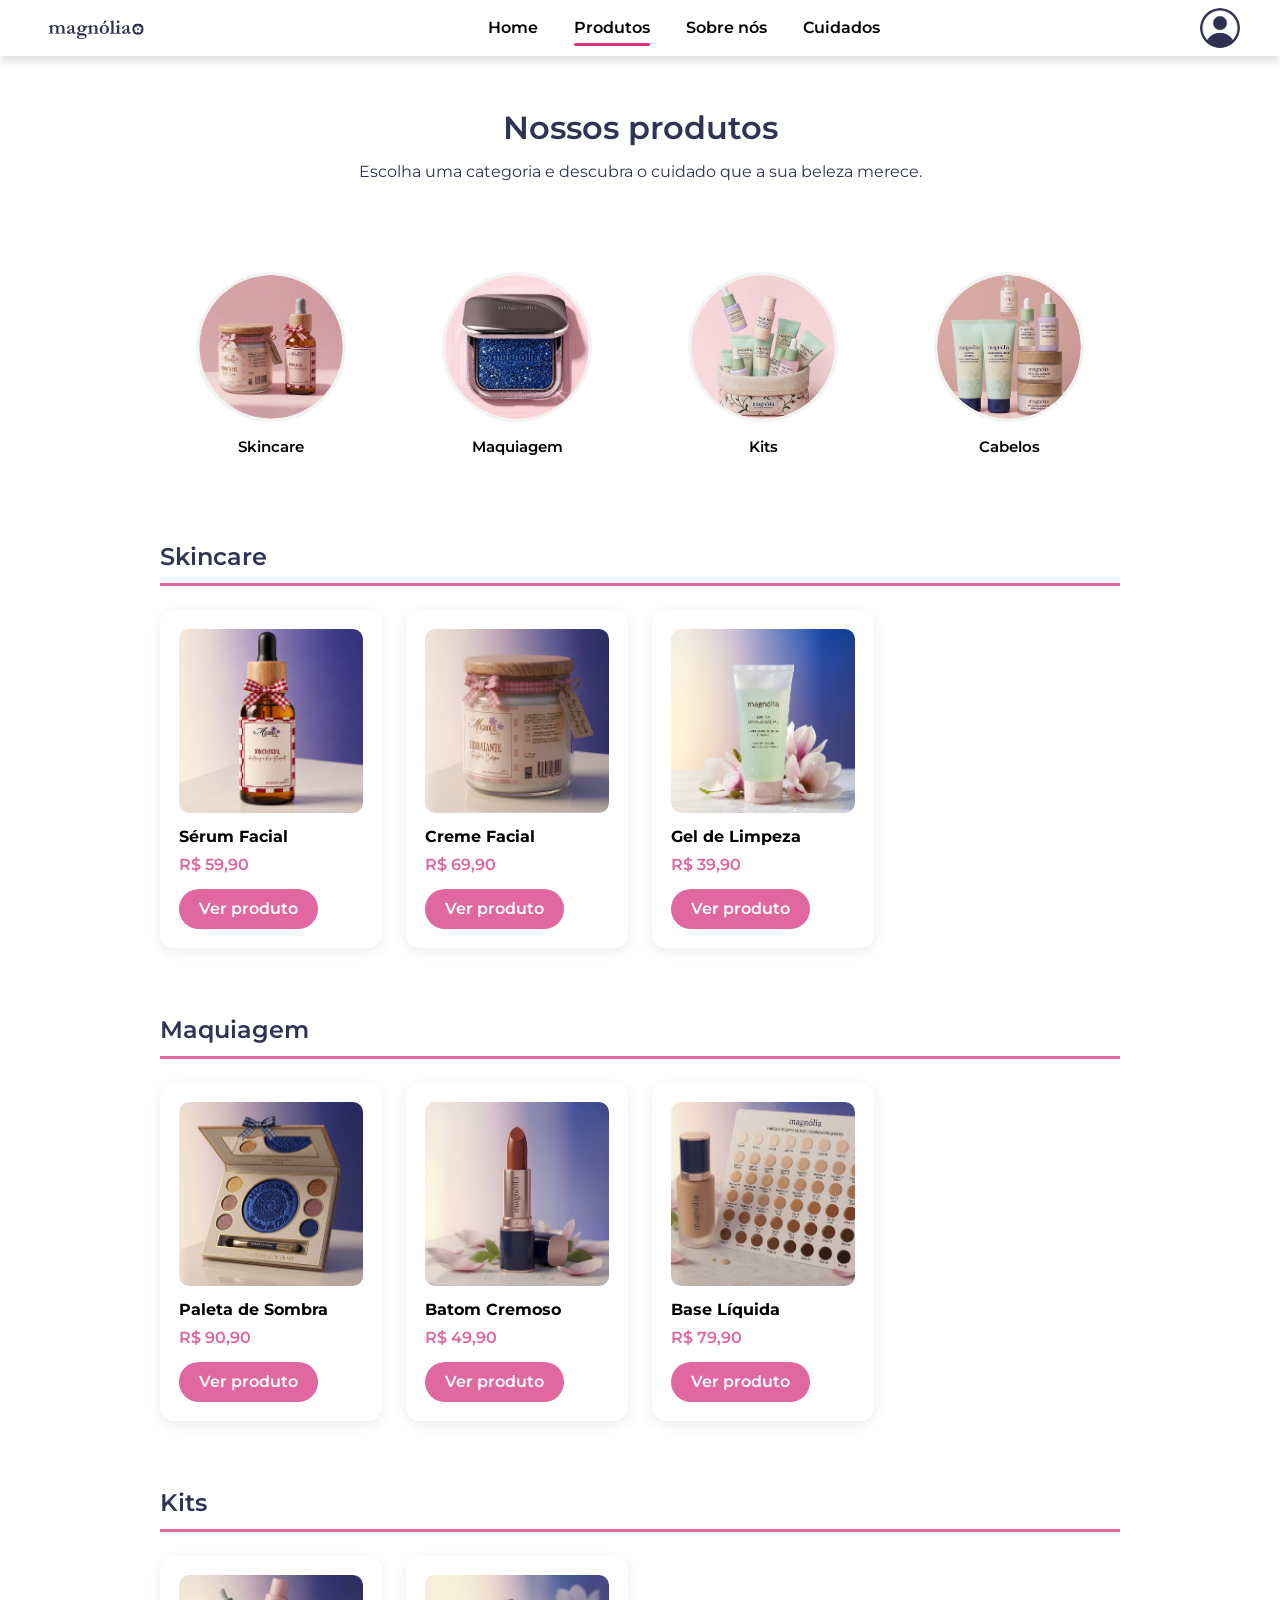
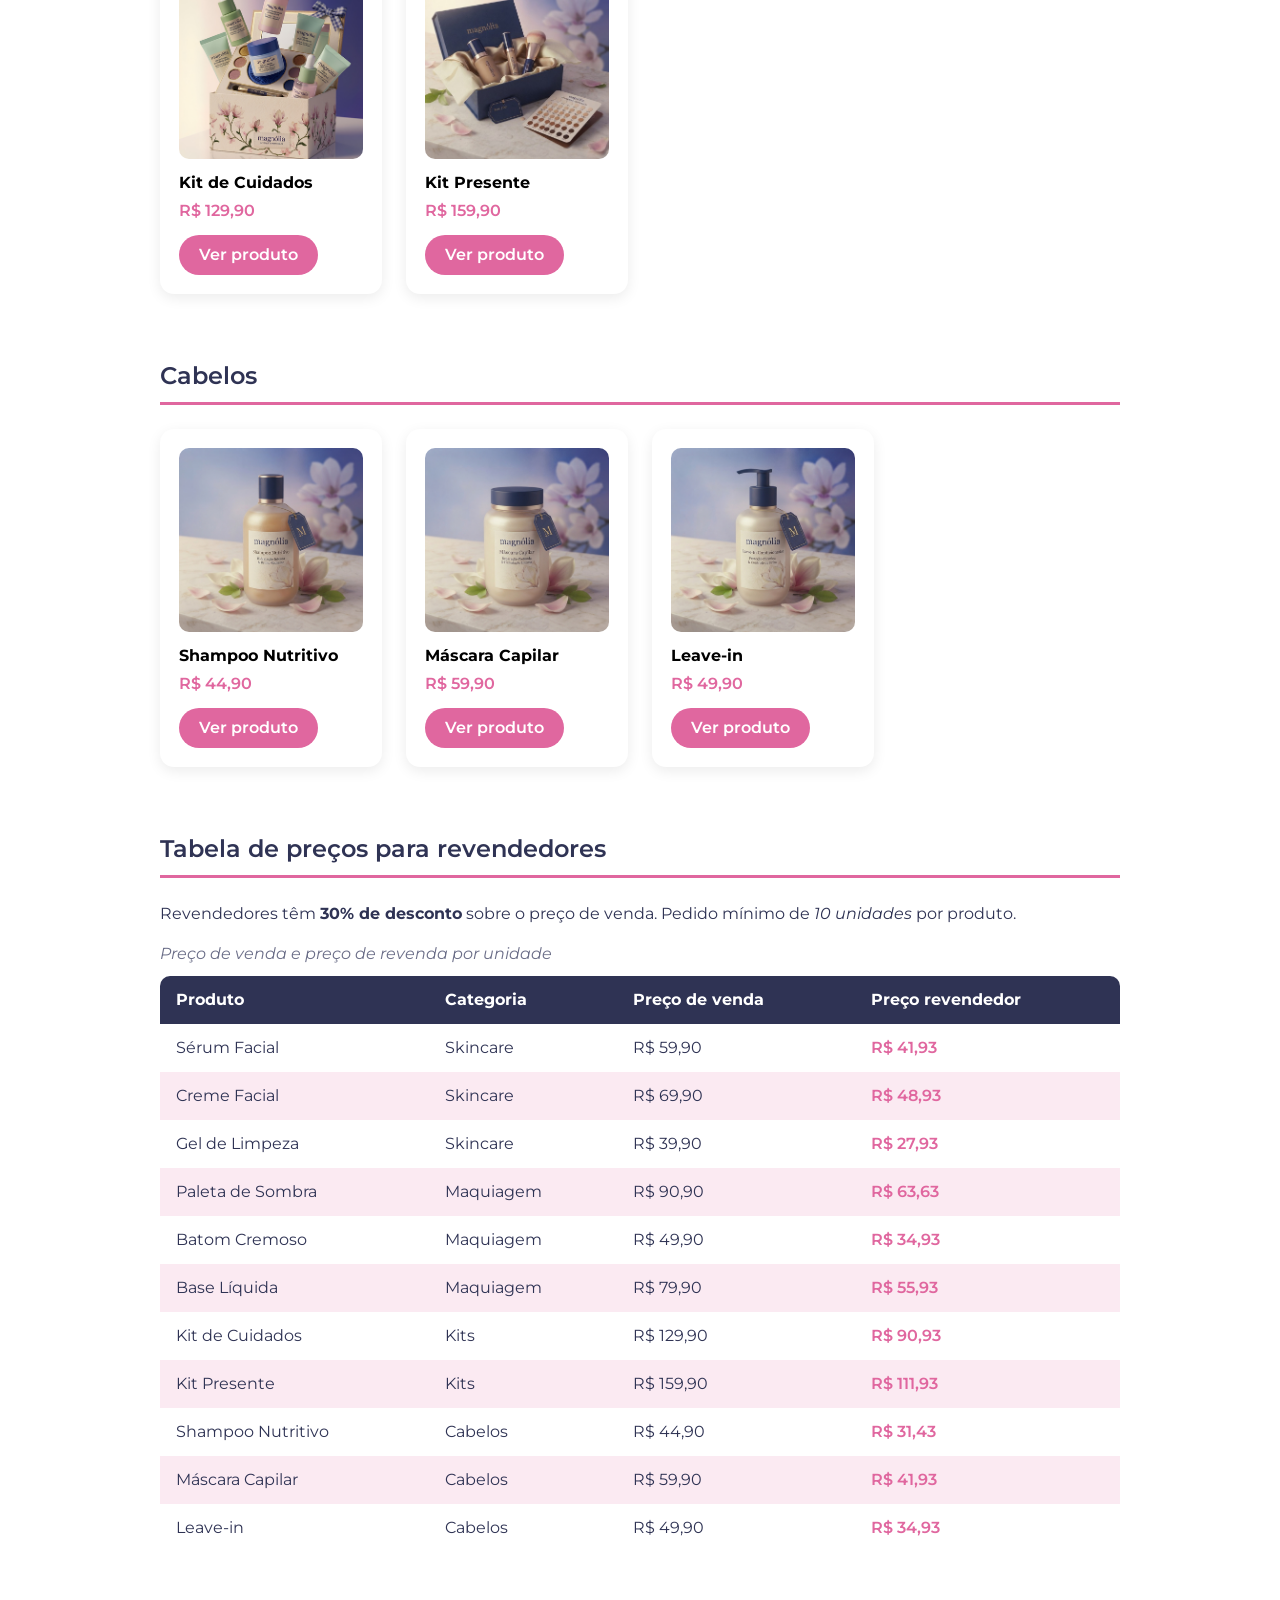
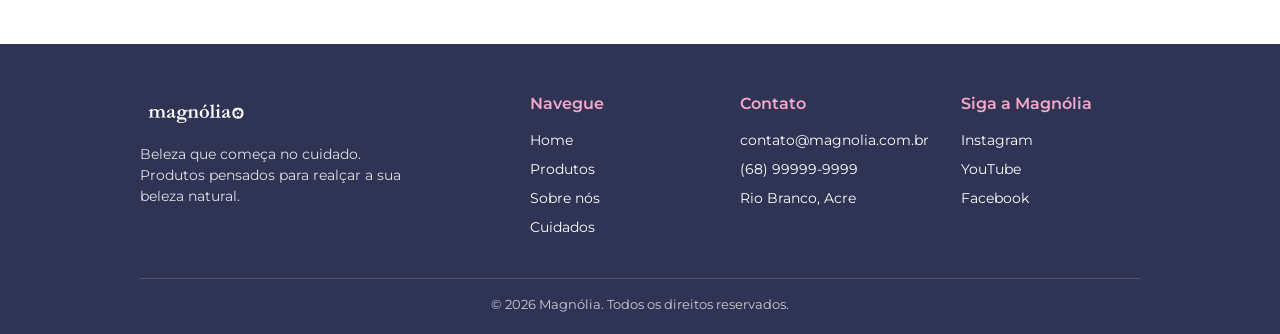
<file: produtos.html>
<!doctype html>
<html lang="pt-BR">

<head>
  <meta charset="utf-8">
  <meta name="viewport" content="width=device-width, initial-scale=1">
  <title>Produtos | Magnólia</title>
  <link rel="icon" href="imagem/icon.png">
  <link rel="stylesheet" href="https://fonts.googleapis.com/css?family=Montserrat:300,400,500,600,700&display=block">
  <link rel="stylesheet" href="css/banner_menu.css">
  <link rel="stylesheet" href="css/barra_nav.css">
  <link rel="stylesheet" href="css/mais_vendidos.css">
  <link rel="stylesheet" href="css/rodape.css">
  <link rel="stylesheet" href="css/produtos.css">
</head>

<body>
  <header class="Menu">
    <nav class="menu">
      <!-- Logo com link para a página inicial -->
      <a href="index.html" class="logo" role="img" aria-label="Magnólia"></a>
      <ul class="links" id="menu-links">
        <!-- Nesta página, o link ativo é o de Produtos -->
        <li><a href="index.html">Home</a></li>
        <li><a href="produtos.html" class="ativo" aria-current="page">Produtos</a></li>
        <li><a href="index.html#sobre-a-marca">Sobre nós</a></li>
        <li><a href="cuidados.html">Cuidados</a></li>
      </ul>
      <a href="perfil.html" class="perfil" role="img" aria-label="Conta"></a>

      <!-- Botão sanduíche: só aparece em telas pequenas -->
      <button type="button" class="hamburguer" id="botao-menu" aria-label="Abrir menu" aria-expanded="false"
        aria-controls="menu-links">
        <span></span>
        <span></span>
        <span></span>
      </button>
    </nav>
  </header>

  <main>
    <!-- Título da página (h1) -->
    <section class="produtos_topo">
      <h1 class="produtos_topo__titulo">Nossos produtos</h1>
      <p class="produtos_topo__texto">Escolha uma categoria e descubra o cuidado que a sua beleza merece.</p>
    </section>

    <!-- Barra de categorias (a mesma da página inicial): os links rolam até cada seção desta página -->
    <section class="barra_nav">
      <ul class="barra_nav__lista">
        <li>
          <a href="#skincare" class="categoria">
            <span class="categoria__circulo">
              <img src="imagem/categorias/skincare.png" alt="">
            </span>
            <span class="categoria__nome">Skincare</span>
          </a>
        </li>
        <li>
          <a href="#maquiagem" class="categoria">
            <span class="categoria__circulo">
              <img src="imagem/categorias/maquiagem.png" alt="">
            </span>
            <span class="categoria__nome">Maquiagem</span>
          </a>
        </li>
        <li>
          <a href="#kits" class="categoria">
            <span class="categoria__circulo">
              <img src="imagem/categorias/Kit.png" alt="">
            </span>
            <span class="categoria__nome">Kits</span>
          </a>
        </li>
        <li>
          <a href="#cabelos" class="categoria">
            <span class="categoria__circulo">
              <img src="imagem/categorias/cabelo.png" alt="">
            </span>
            <span class="categoria__nome">Cabelos</span>
          </a>
        </li>
      </ul>
    </section>

    <!-- Categoria: Skincare -->
    <section class="secao_produtos" id="skincare" aria-labelledby="titulo-skincare">
      <h2 class="secao_produtos__titulo" id="titulo-skincare">Skincare</h2>
      <div class="mais_vendidos__grade">
        <article class="produto">
          <img src="imagem/produtos/serum.png" alt="Sérum facial Magnólia">
          <h3 class="produto__nome">Sérum Facial</h3>
          <p class="produto__preco">R$ 59,90</p>
          <a href="  " class="produto__botao">Ver produto</a>
        </article>
        <article class="produto">
          <img src="imagem/produtos/creme.png" alt="Creme facial Magnólia">
          <h3 class="produto__nome">Creme Facial</h3>
          <p class="produto__preco">R$ 69,90</p>
          <a href="  " class="produto__botao">Ver produto</a>
        </article>
        <article class="produto">
          <img src="imagem/produtos/limpeza.png" alt="Gel de limpeza facial Magnólia">
          <h3 class="produto__nome">Gel de Limpeza</h3>
          <p class="produto__preco">R$ 39,90</p>
          <a href="  " class="produto__botao">Ver produto</a>
        </article>
      </div>
    </section>

    <!-- Categoria: Maquiagem -->
    <section class="secao_produtos" id="maquiagem" aria-labelledby="titulo-maquiagem">
      <h2 class="secao_produtos__titulo" id="titulo-maquiagem">Maquiagem</h2>
      <div class="mais_vendidos__grade">
        <article class="produto">
          <img src="imagem/produtos/sombra.png" alt="Paleta de sombras Magnólia">
          <h3 class="produto__nome">Paleta de Sombra</h3>
          <p class="produto__preco">R$ 90,90</p>
          <a href="  " class="produto__botao">Ver produto</a>
        </article>
        <article class="produto">
          <img src="imagem/produtos/batom.png" alt="Batom Magnólia">
          <h3 class="produto__nome">Batom Cremoso</h3>
          <p class="produto__preco">R$ 49,90</p>
          <a href="  " class="produto__botao">Ver produto</a>
        </article>
        <article class="produto">
          <img src="imagem/produtos/base.png" alt="Base líquida Magnólia">
          <h3 class="produto__nome">Base Líquida</h3>
          <p class="produto__preco">R$ 79,90</p>
          <a href="  " class="produto__botao">Ver produto</a>
        </article>
      </div>
    </section>

    <!-- Categoria: Kits -->
    <section class="secao_produtos" id="kits" aria-labelledby="titulo-kits">
      <h2 class="secao_produtos__titulo" id="titulo-kits">Kits</h2>
      <div class="mais_vendidos__grade">
        <article class="produto">
          <img src="imagem/produtos/kit2.png" alt="Kit de cuidados com a pele Magnólia">
          <h3 class="produto__nome">Kit de Cuidados</h3>
          <p class="produto__preco">R$ 129,90</p>
          <a href="  " class="produto__botao">Ver produto</a>
        </article>
        <article class="produto">
          <img src="imagem/produtos/kit1.png" alt="Kit presente Magnólia">
          <h3 class="produto__nome">Kit Presente</h3>
          <p class="produto__preco">R$ 159,90</p>
          <a href="  " class="produto__botao">Ver produto</a>
        </article>
      </div>
    </section>

    <!-- Categoria: Cabelos -->
    <section class="secao_produtos" id="cabelos" aria-labelledby="titulo-cabelos">
      <h2 class="secao_produtos__titulo" id="titulo-cabelos">Cabelos</h2>
      <div class="mais_vendidos__grade">
        <article class="produto">
          <img src="imagem/produtos/13.png" alt="Shampoo Magnólia">
          <h3 class="produto__nome">Shampoo Nutritivo</h3>
          <p class="produto__preco">R$ 44,90</p>
          <a href="  " class="produto__botao">Ver produto</a>
        </article>
        <article class="produto">
          <img src="imagem/produtos/14.png" alt="Máscara capilar Magnólia">
          <h3 class="produto__nome">Máscara Capilar</h3>
          <p class="produto__preco">R$ 59,90</p>
          <a href="  " class="produto__botao">Ver produto</a>
        </article>
        <article class="produto">
          <img src="imagem/produtos/15.png" alt="Leave-in Magnólia">
          <h3 class="produto__nome">Leave-in</h3>
          <p class="produto__preco">R$ 49,90</p>
          <a href="  " class="produto__botao">Ver produto</a>
        </article>
      </div>
    </section>
    <!-- Tabela de preços para revendedores -->
    <section class="secao_produtos" id="tabela-revendedores" aria-labelledby="titulo-tabela">
      <h2 class="secao_produtos__titulo" id="titulo-tabela">Tabela de preços para revendedores</h2>
      <p class="tabela_aviso">Revendedores têm <strong>30% de desconto</strong> sobre o preço de venda. Pedido mínimo de
        <em>10 unidades</em> por produto.</p>
      <div class="tabela_rolagem">
        <table class="tabela_precos">
          <caption>Preço de venda e preço de revenda por unidade</caption>
          <thead>
            <tr>
              <th scope="col">Produto</th>
              <th scope="col">Categoria</th>
              <th scope="col">Preço de venda</th>
              <th scope="col">Preço revendedor</th>
            </tr>
          </thead>
          <tbody>
            <tr>
              <td>Sérum Facial</td>
              <td>Skincare</td>
              <td>R$ 59,90</td>
              <td>R$ 41,93</td>
            </tr>
            <tr>
              <td>Creme Facial</td>
              <td>Skincare</td>
              <td>R$ 69,90</td>
              <td>R$ 48,93</td>
            </tr>
            <tr>
              <td>Gel de Limpeza</td>
              <td>Skincare</td>
              <td>R$ 39,90</td>
              <td>R$ 27,93</td>
            </tr>
            <tr>
              <td>Paleta de Sombra</td>
              <td>Maquiagem</td>
              <td>R$ 90,90</td>
              <td>R$ 63,63</td>
            </tr>
            <tr>
              <td>Batom Cremoso</td>
              <td>Maquiagem</td>
              <td>R$ 49,90</td>
              <td>R$ 34,93</td>
            </tr>
            <tr>
              <td>Base Líquida</td>
              <td>Maquiagem</td>
              <td>R$ 79,90</td>
              <td>R$ 55,93</td>
            </tr>
            <tr>
              <td>Kit de Cuidados</td>
              <td>Kits</td>
              <td>R$ 129,90</td>
              <td>R$ 90,93</td>
            </tr>
            <tr>
              <td>Kit Presente</td>
              <td>Kits</td>
              <td>R$ 159,90</td>
              <td>R$ 111,93</td>
            </tr>
            <tr>
              <td>Shampoo Nutritivo</td>
              <td>Cabelos</td>
              <td>R$ 44,90</td>
              <td>R$ 31,43</td>
            </tr>
            <tr>
              <td>Máscara Capilar</td>
              <td>Cabelos</td>
              <td>R$ 59,90</td>
              <td>R$ 41,93</td>
            </tr>
            <tr>
              <td>Leave-in</td>
              <td>Cabelos</td>
              <td>R$ 49,90</td>
              <td>R$ 34,93</td>
            </tr>
          </tbody>
        </table>
      </div>
    </section>
  </main>

  <!-- Rodapé do site -->
  <footer class="rodape" id="contato">
    <div class="rodape__grade">

      <div class="rodape__marca">
        <a href="index.html" class="rodape__logo" role="img" aria-label="Magnólia"></a>
        <p>Beleza que começa no cuidado. Produtos pensados para realçar a sua beleza natural.</p>
      </div>

      <nav class="rodape__coluna" aria-label="Links do rodapé">
        <h3>Navegue</h3>
        <ul>
          <li><a href="index.html">Home</a></li>
          <li><a href="produtos.html">Produtos</a></li>
          <li><a href="index.html#sobre-a-marca">Sobre nós</a></li>
          <li><a href="cuidados.html">Cuidados</a></li>
        </ul>
      </nav>

      <div class="rodape__coluna">
        <h3>Contato</h3>
        <ul>
          <li><a href="mailto:contato@magnolia.com.br">contato@magnolia.com.br</a></li>
          <li><a href="tel:+5568999999999">(68) 99999-9999</a></li>
          <li>Rio Branco, Acre</li>
        </ul>
      </div>

      <div class="rodape__coluna">
        <h3>Siga a Magnólia</h3>
        <ul>
          <li><a href="https://www.instagram.com" target="_blank" rel="noopener noreferrer">Instagram</a></li>
          <li><a href="https://www.youtube.com" target="_blank" rel="noopener noreferrer">YouTube</a></li>
          <li><a href="https://www.facebook.com" target="_blank" rel="noopener noreferrer">Facebook</a></li>
        </ul>
      </div>

    </div>
    <p class="rodape__copy">© 2026 Magnólia. Todos os direitos reservados.</p>
  </footer>

  <script src="js/menu.js"></script>
</body>

</html>
</file>
<file: css/banner_menu.css>
* {
    box-sizing: border-box;
}

body {
    margin: 0;
    font-family: "Montserrat", sans-serif;
    line-height: 1.5;   /* espaçamento 1,5 em todo o site */
}

/* botões e campos de formulário não herdam a fonte e o espaçamento sozinhos */
button,
input,
textarea,
select {
    font-family: inherit;
    line-height: inherit;
}

.Menu {
    width: 100%;
    background-color: #ffffff;
    padding: 8px 40px;
    box-shadow: 0 6px 6px rgba(0, 0, 0, 0.1);
}

.menu {
    display: flex;
    align-items: center;
    justify-content: space-between;
    max-width: 1200px;
    margin: 0 auto;
}

.menu .links {
    list-style: none;
    margin: 0;
    padding: 0;
    display: flex;
    align-items: center;
    gap: 36px;
}

.menu .links a {
    position: relative;
    display: block;
    padding: 6px 0;
    color: #000;
    text-decoration: none;
    font-weight: 600;
    font-size: 16px;
}

/* sublinhado colorido: aparece no hover e fica na página atual */
.menu .links a::after {
    content: "";
    position: absolute;
    left: 0;
    bottom: 0;
    width: 100%;
    height: 3px;
    border-radius: 2px;
    background-color: #e02e81; 
    transform: scaleX(0);
    transform-origin: left;
    transition: transform 0.25s ease;
}

.menu .links a:hover::after,
.menu .links a.ativo::after {
    transform: scaleX(1);
}

.menu .logo {
    display: block;
    height: 2.5em;
    width: 8em;
    font-size: 16px;
    background: url("../imagem/logo.svg") no-repeat left center / contain;
}

/* ícone de perfil à direita */
.menu .perfil {
    display: flex;
    align-items: center;
    justify-content: center;
    width: 40px;
    height: 40px;
    border-radius: 50%;
    color: #2f3354; /* azul-marinho da marca */
    transition: background-color 0.2s;
    background: url("../imagem/perfil.png") no-repeat left center / contain;

}

.menu .perfil:hover {
    background-color: #f6e3ec;
}

.menu .perfil svg {
    width: 24px;
    height: 24px;
    fill: none;
    stroke: currentColor;
    stroke-width: 1.8;
    stroke-linecap: round;
}

.banner {
    display: block;
    width: 100%;
    height: auto;
}

/* o container é a referência para posicionar o botão, pois o pai é relativo e o filho absoluto */
.banner_conteinner {
    position: relative;
}

.banner__botao {
    position: absolute;
    left: 9%;      /* alinha com o texto do banner */
    top: 52%;     
    border-radius: 30px;
    background-color: #e0679f;
    box-shadow: 0 6px 14px rgba(224, 103, 159, 0.35);
    transition: background-color 0.2s, transform 0.2s;
}

.banner__botao a {
    display: block;
    padding: clamp(8px, 1.2vw, 14px) clamp(18px, 3vw, 40px);
    color: #fff;
    text-decoration: none;
    font-weight: 600;
    font-size: clamp(12px, 1.6vw, 18px);   /* cresce e diminui com a tela */
}

.banner__botao:hover,
.banner__botao:focus-within {
    background-color: #2f3354;
    transform: translateY(-2px);
}

html {
    scroll-behavior: smooth;
}

.barra_nav__titulo,
.mais_vendidos__titulo,
.sobre_marca__titulo {
    position: relative;
    padding-bottom: 14px;
}

.barra_nav__titulo::after,
.mais_vendidos__titulo::after,
.sobre_marca__titulo::after {
    content: "";
    position: absolute;
    left: 50%;
    bottom: 0;
    width: 70px;
    height: 3px;
    border-radius: 2px;
    background-color: #e0679f;
    transform: translateX(-50%);
}

@media (max-width: 600px) {
    .Menu {
        padding: 6px 14px;
    }

    .menu .links {
        gap: 14px;
    }

    .menu .links a {
        font-size: 13px;
    }

    .menu .logo {
        width: 6em;
        height: 2em;
    }

    .menu .perfil {
        width: 34px;
        height: 34px;
    }
}
/* o painel de links se posiciona em relação ao header */
.Menu {
    position: relative;
}

/* botão sanduíche: escondido no desktop */
.hamburguer {
    display: none;
    flex-direction: column;
    justify-content: center;
    gap: 5px;
    width: 40px;
    height: 40px;
    padding: 8px;
    border: none;
    border-radius: 8px;
    background: transparent;
    cursor: pointer;
}

.hamburguer span {
    display: block;
    height: 3px;
    border-radius: 2px;
    background-color: #2f3354;
    transition: transform 0.25s, opacity 0.2s;
}

.hamburguer:hover {
    background-color: #fbeaf2;
}

/* as barras viram um X quando o menu está aberto */
.hamburguer.aberto span:nth-child(1) {
    transform: translateY(8px) rotate(45deg);
}
.hamburguer.aberto span:nth-child(2) {
    opacity: 0;
}
.hamburguer.aberto span:nth-child(3) {
    transform: translateY(-8px) rotate(-45deg);
}

/* tela pequena: links viram painel, aparecem sanduíche e perfil */
@media (max-width: 768px) {
    .hamburguer {
        display: flex;
    }

    .menu .perfil {
        margin-left: auto;   /* empurra perfil e sanduíche para a direita */
        margin-right: 6px;
    }

    .menu .links {
        position: absolute;
        top: 100%;
        left: 0;
        right: 0;
        z-index: 20;
        flex-direction: column;
        align-items: stretch;
        gap: 0;
        padding: 8px 20px 16px;
        background-color: #fff;
        box-shadow: 0 8px 14px rgba(0, 0, 0, 0.12);

        /* fechado por padrão */
        opacity: 0;
        visibility: hidden;
        transform: translateY(-8px);
        transition: opacity 0.25s, transform 0.25s, visibility 0.25s;
    }

    .menu .links.aberto {
        opacity: 1;
        visibility: visible;
        transform: translateY(0);
    }

    .menu .links li {
        border-bottom: 1px solid #f1e3ea;
    }

    .menu .links li:last-child {
        border-bottom: none;
    }

    .menu .links a {
        display: inline-block;   /* o sublinhado rosa acompanha só o texto */
        padding: 14px 0;
        font-size: 16px;
    }
}
</file>
<file: css/barra_nav.css>
.barra_nav {
    max-width: 1000px;
    margin: 0 auto;
    padding: 48px 20px;
    text-align: center;
}

.barra_nav__titulo {
    margin: 0 0 32px;
    font-size: 22px;
    font-weight: 600;
    color: #2f3354;
}

.barra_nav__lista {
    list-style: none;
    margin: 0;
    padding: 0;
    display: grid;
    grid-template-columns: repeat(auto-fit, minmax(130px, 1fr));
    gap: 32px 24px;
    justify-items: center;
}

.categoria {
    display: flex;
    flex-direction: column;
    align-items: center;
    gap: 14px;
    width: 100%;
    text-decoration: none;
    color: #000;
}

/* círculo: a imagem preenche tudo, sem margem */
.categoria__circulo {
    display: block;
    width: 100%;
    max-width: 150px;
    aspect-ratio: 1;
    border-radius: 50%;
    background-color: #f3f3f3;
    border: 3px solid transparent;
    padding: 0;
    overflow: hidden;
    transition: border-color 0.25s, transform 0.25s;
}

.categoria__circulo img {
    display: block;
    width: 100%;
    height: 100%;
    object-fit: cover;
    border-radius: 50%;
}

.categoria__nome {
    font-size: 15px;
    font-weight: 600;
}

.categoria:hover .categoria__circulo,
.categoria:focus-visible .categoria__circulo {
    border-color: #e0679f;
    transform: translateY(-4px);
}
</file>
<file: css/mais_vendidos.css>
.mais_vendidos {
    max-width: 1000px;
    margin: 0 auto;
    padding: 48px 20px;
    text-align: center;
}

.mais_vendidos__titulo {
    margin: 0 0 32px;
    font-size: 22px;
    font-weight: 600;
    color: #2f3354;
}

.mais_vendidos__grade {
    display: grid;
    grid-template-columns: repeat(auto-fill, minmax(200px, 1fr));
    gap: 24px;
}

.produto {
    padding: 16px;
    border-radius: 14px;
    background-color: #fff;
    border: 3px solid transparent;          /* borda invisível, que o hover colore */
    box-shadow: 0 4px 14px rgba(0, 0, 0, 0.08);
    transition: border-color 0.25s, transform 0.25s, box-shadow 0.25s;
}

.produto:hover,
.produto:focus-within {
    border-color: #e0679f;
    transform: translateY(-4px);
    box-shadow: 0 10px 22px rgba(224, 103, 159, 0.25);
}

.produto img {
    display: block;
    width: 100%;
    aspect-ratio: 1;
    object-fit: cover;
    border-radius: 10px;
}

.produto__nome {
    margin: 12px 0 4px;
    font-size: 16px;
}

.produto__preco {
    margin: 0 0 12px;
    color: #e0679f;
    font-weight: 600;
}

.produto__botao {
    display: inline-block;
    padding: 8px 20px;
    border-radius: 20px;
    background-color: #e0679f;
    color: #fff;
    text-decoration: none;
    font-weight: 600;
}
</file>
<file: css/promoção.css>
.promocao {
    max-width: 1000px;
    margin: 0 auto;
    padding: 48px 20px;
}

/* caixa rosada com bordas arredondadas, em grid de 2 colunas */
.promocao_caixa {
    display: grid;
    grid-template-columns: 1.1fr 1fr;
    align-items: center;
    gap: 32px;
    padding: 40px;
    border-radius: 20px;
    background-color: #fbeaf2;
    overflow: hidden;
}

.promocao_titulo {
    margin: 0 0 8px;
    font-size: 28px;
    font-weight: 600;
    color: #2f3354;
}

.promocao_destaque {
    margin: 0 0 12px;
    font-size: 40px;
    font-weight: 700;
    color: #e0679f;
}

.promocao_descricao {
    margin: 0 0 24px;
    font-size: 16px;
    line-height: 1.5;
    color: #2f3354;
}

.promocao_botao {
    display: inline-block;
    padding: 10px 28px;
    border-radius: 24px;
    background-color: #e0679f;
    color: #fff;
    text-decoration: none;
    font-weight: 600;
    transition: background-color 0.2s, transform 0.2s;
}

.promocao_botao:hover,
.promocao_botao:focus-visible {
    background-color: #2f3354;
    transform: translateY(-2px);
}

.promocao_imagem {
    display: block;
    width: 100%;
    aspect-ratio: 1;
    object-fit: cover;
    border-radius: 14px;
}

/* celular: empilha, imagem em cima */
@media (max-width: 700px) {
    .promocao_caixa {
        grid-template-columns: 1fr;
        padding: 24px;
        text-align: center;
    }

    .promocao_imagem {
        order: -1;
        max-width: 320px;
        margin: 0 auto;
    }

    .promocao_titulo {
        font-size: 24px;
    }

    .promocao_destaque {
        font-size: 34px;
    }
}
</file>
<file: css/rodape.css>
.rodape {
    width: 100%;
    margin-top: 60px;
    padding: 48px 20px 20px;
    background-color: #2f3354; /* azul-marinho da marca */
    color: #fff;
}
/* grade: a primeira coluna é maior */
.rodape__grade {
    display: grid;
    grid-template-columns: 2fr 1fr 1fr 1fr;
    gap: 32px;
    max-width: 1000px;
    margin: 0 auto;
}

.rodape__logo {
    display: block;
    width: 8em;
    height: 2.5em;
    margin-bottom: 12px;
    background: url("../imagem/logo_branca.svg") no-repeat left center / contain;
}

.rodape__marca p {
    margin: 0;
    max-width: 30ch;
    font-size: 14px;
    line-height: 1.5;
    opacity: 0.85;
}

.rodape__coluna h3 {
    margin: 0 0 14px;
    font-size: 16px;
    font-weight: 600;
    color: #f4a9c9; /* rosa claro */
}

.rodape__coluna ul {
    list-style: none;
    margin: 0;
    padding: 0;
}

.rodape__coluna li {
    margin-bottom: 8px;
    font-size: 14px;
    line-height: 1.5;
}

.rodape a {
    color: #fff;
    text-decoration: none;
    transition: color 0.2s;
}

.rodape a:hover,
.rodape a:focus-visible {
    color: #e0679f;
    text-decoration: underline;
}

.rodape__copy {
    max-width: 1000px;
    margin: 32px auto 0;
    padding-top: 16px;
    border-top: 1px solid rgba(255, 255, 255, 0.2);
    text-align: center;
    font-size: 13px;
    opacity: 0.75;
}

/* tablet: 2 colunas */
@media (max-width: 800px) {
    .rodape__grade {
        grid-template-columns: 1fr 1fr;
    }

    .rodape__marca {
        grid-column: 1 / -1; /* marca ocupa a linha toda */
    }
}

/* celular: 1 coluna */
@media (max-width: 480px) {
    .rodape__grade {
        grid-template-columns: 1fr;
    }
}
</file>
<file: css/carrossel.css>
.carrossel {
    max-width: 1000px;
    margin: 0 auto;
    padding: 48px 20px;
}

/* janela: mostra só um slide e esconde o resto */
.carrossel__janela {
    position: relative;
    overflow: hidden;
    border-radius: 20px;
    background-color: #fbeaf2;
}

/* faixa: slides lado a lado, que deslizam com transform */
.carrossel__faixa {
    display: flex;
    transition: transform 0.5s ease;
}

.carrossel__slide {
    flex: 0 0 100%;      /* cada slide ocupa a janela inteira */
    display: block;
}

.carrossel__slide img {
    display: block;
    width: 100%;
    aspect-ratio: 16 / 7;
    object-fit: cover;
}

/* botões circulares sobre a imagem */
.carrossel__botao {
    position: absolute;
    top: 50%;
    transform: translateY(-50%);
    width: 44px;
    height: 44px;
    border: none;
    border-radius: 50%;
    background-color: rgba(255, 255, 255, 0.9);
    color: #2f3354;
    font-size: 18px;
    cursor: pointer;
    box-shadow: 0 2px 8px rgba(0, 0, 0, 0.2);
    transition: background-color 0.2s, color 0.2s;
}

.carrossel__botao:hover,
.carrossel__botao:focus-visible {
    background-color: #e0679f;
    color: #fff;
}

.carrossel__botao--anterior { left: 14px; }
.carrossel__botao--proximo  { right: 14px; }

/* bolinhas de paginação */
.carrossel__bolinhas {
    display: flex;
    justify-content: center;
    gap: 10px;
    margin-top: 16px;
}

.carrossel__bolinha {
    width: 12px;
    height: 12px;
    padding: 0;
    border: none;
    border-radius: 50%;
    background-color: #d9d9d9;
    cursor: pointer;
    transition: background-color 0.2s, transform 0.2s;
}

.carrossel__bolinha.ativa {
    background-color: #e0679f;
    transform: scale(1.25);
}

/* celular: imagem mais alta e botões menores */
@media (max-width: 600px) {
    .carrossel__janela {
        max-width: 420px;
        margin: 0 auto;
    }

    .carrossel__slide img {
        aspect-ratio: auto;   /* mantém a proporção original do arquivo */
        height: auto;
    }
}
</file>
<file: css/sobre_marca.css>
.sobre_marca {
    max-width: 1000px;
    margin: 0 auto;
    padding: 48px 20px;
}

.sobre_marca__titulo {
    margin: 0 0 32px;
    font-size: 26px;
    font-weight: 600;
    text-align: center;
    color: #2f3354;
}

/* duas colunas: foto à esquerda, texto à direita */
.sobre_marca__grade {
    display: grid;
    grid-template-columns: 1fr 1fr;
    align-items: center;
    gap: 40px;
}

.sobre_marca__foto {
    margin: 0;
}

.sobre_marca__foto img {
    display: block;
    width: 100%;
    aspect-ratio: 4 / 3;
    object-fit: cover;
    border-radius: 20px;
    box-shadow: 0 8px 22px rgba(47, 51, 84, 0.15);
}

.sobre_marca__foto figcaption {
    margin-top: 10px;
    font-size: 13px;
    font-style: italic;
    text-align: center;
    color: #6b6e88;
}

.sobre_marca__titulo2 {
    margin: 0 0 12px;
    font-size: 22px;
    font-weight: 600;
    color: #2f3354;
}

.sobre_marca__subtitulo {
    margin: 24px 0 8px;
    font-size: 18px;
    font-weight: 600;
    color: #e0679f;
}

.sobre_marca__historia,
.sobre_marca__objetivo {
    margin: 0;
    font-size: 16px;
    line-height: 1.5;
    color: #2f3354;
}

/* lista com marcador rosa */
.sobre_marca__valores {
    margin: 16px 0 24px;
    padding: 16px 20px 16px 36px;
    border-radius: 14px;
    background-color: #fbeaf2;
    line-height: 1.5;
    color: #2f3354;
}

.sobre_marca__valores li::marker {
    color: #e0679f;
}

/* tablet e celular: empilha (foto em cima) */
@media (max-width: 760px) {
    .sobre_marca__grade {
        grid-template-columns: 1fr;
        gap: 24px;
    }

    .sobre_marca {
        padding: 32px 14px;
    }
}
</file>
<file: css/dropdown.css>
/* Dropdown do menu (item com submenu) */

.dropdown {
    position: relative;
}

.menu .links .seta {
    font-size: 12px;
}

.dropdown__menu {
    list-style: none;
    margin: 0;
    padding: 8px 0;
    position: absolute;
    top: 100%;
    left: 0;
    min-width: 210px;
    border-radius: 12px;
    background-color: #fff;
    box-shadow: 0 8px 20px rgba(0, 0, 0, 0.14);
    z-index: 30;

    /* escondido por padrão */
    opacity: 0;
    visibility: hidden;
    transform: translateY(8px);
    transition: opacity 0.2s, transform 0.2s, visibility 0.2s;
}

/* aparece no hover e também pelo teclado (Tab) */
.dropdown:hover .dropdown__menu,
.dropdown:focus-within .dropdown__menu {
    opacity: 1;
    visibility: visible;
    transform: translateY(0);
}

.menu .links .dropdown__menu a {
    padding: 10px 20px;
    font-weight: 500;
    white-space: nowrap;
}

.menu .links .dropdown__menu a:hover {
    background-color: #fbeaf2;
}

/* o sublinhado rosa do menu não é usado dentro do submenu */
.menu .links .dropdown__menu a::after {
    display: none;
}

/* celular: o submenu aparece dentro do painel do menu sanduíche */
@media (max-width: 768px) {
    .dropdown__menu {
        position: static;
        min-width: 0;
        padding: 0 0 8px 16px;
        box-shadow: none;
        background-color: transparent;
        opacity: 1;
        visibility: inherit;   /* acompanha o painel: aberto ou fechado */
        transform: none;
    }

    .menu .links .dropdown__menu li {
        border-bottom: none;
    }

    .menu .links .dropdown__menu a {
        padding: 8px 0;
        font-size: 14px;
        font-weight: 500;
    }
}
</file>
<file: css/cuidados.css>
/* Página de cuidados */

body {
    background-color: #f7f1f4;
}

/* conteúdo centralizado, com bordas verticais no computador */
.conteudo {
    max-width: 1100px;
    margin: 0 auto;
    padding: 0 40px 24px;
    background-color: #fff;
    border-left: 2px solid #f0d9e4;
    border-right: 2px solid #f0d9e4;
}

.cabecalho_pagina {
    padding: 48px 0 16px;
    text-align: center;
}

.cabecalho_pagina h1 {
    margin: 0 0 8px;
    font-size: 34px;
    font-weight: 600;
    color: #2f3354;
}

.secao {
    padding: 28px 0;
}

.secao::after {
    content: "";
    display: block;
    clear: both;
}

.secao--centro {
    text-align: center;
}

.secao h2 {
    margin: 0 0 16px;
    padding-bottom: 8px;
    border-bottom: 3px solid #e0679f;
    font-size: 26px;
    font-weight: 600;
    color: #2f3354;
}

.secao h3 { margin: 20px 0 6px; font-size: 21px; color: #e0679f; }
.secao h4 { margin: 16px 0 6px; font-size: 18px; color: #2f3354; }
.secao h5 { margin: 14px 0 4px; font-size: 16px; color: #e0679f; }
.secao h6 { margin: 14px 0 4px; font-size: 14px; text-transform: uppercase; letter-spacing: 1px; color: #6b6e88; }


.p_destaque {
    margin: 0;
    font-family: "Playfair Display", serif;
    font-size: 22px;
    font-style: italic;
    text-align: center;
    color: #e0679f;
}

.p_justificado {
    margin: 0 0 12px;
    text-align: justify;
    color: #2f3354;
}

.p_nota {
    margin: 0;
    padding: 10px 16px;
    border-radius: 12px;
    background-color: #fbeaf2;
    font-weight: 700;
    text-align: right;
    color: #b0316d;
}

/* link no texto com formatação diferente do padrão */
.link_texto {
    color: #e0679f;
    font-weight: 600;
    text-decoration: underline wavy;
    text-underline-offset: 4px;
}

.link_texto:hover {
    color: #2f3354;
}

/* float: a figura flutua à esquerda e o texto contorna */
.figura_flutuante {
    float: left;
    width: 240px;
    margin: 0 28px 12px 0;
}

.figura_flutuante img {
    display: block;
    width: 100%;
    aspect-ratio: 1;
    object-fit: cover;
    border-radius: 16px;
    box-shadow: 0 6px 16px rgba(47, 51, 84, 0.15);
}

.figura_flutuante figcaption {
    margin-top: 6px;
    font-size: 13px;
    font-style: italic;
    text-align: center;
    color: #6b6e88;
}

.lista_passos {
    margin: 0 0 12px;
    padding-left: 24px;
    color: #2f3354;
}

.lista_passos li::marker {
    color: #e0679f;
    font-weight: 700;
}

/* SVG dos 3 passos */
.grafico_passos {
    display: block;
    width: 100%;
    max-width: 600px;
    height: auto;
    margin: 0 auto;
}

.svg_linha   { stroke: #f0b6cf; stroke-width: 4; stroke-dasharray: 8 8; }
.svg_c1      { fill: #e0679f; }
.svg_c2      { fill: #2f3354; }
.svg_c3      { fill: #f4a9c9; }
.svg_numero  { fill: #fff; font: 700 40px "Montserrat", sans-serif; text-anchor: middle; }
.svg_rotulo  { fill: #2f3354; font: 600 22px "Montserrat", sans-serif; text-anchor: middle; }

/* tabela */
.tabela_rolagem {
    overflow-x: auto;
    margin-bottom: 16px;
}

.tabela_cuidados {
    width: 100%;
    border-collapse: collapse;
    color: #2f3354;
}

.tabela_cuidados caption {
    margin-bottom: 8px;
    font-style: italic;
    text-align: left;
    color: #6b6e88;
}

.tabela_cuidados th,
.tabela_cuidados td {
    padding: 12px 16px;
    text-align: left;
    border-bottom: 1px solid #f0d9e4;
}

.tabela_cuidados thead th {
    background-color: #2f3354;
    color: #fff;
    border-bottom: none;
}

.tabela_cuidados tbody th {
    color: #e0679f;
}

.tabela_cuidados tbody tr:hover {
    background-color: #fbeaf2;
}

/* vídeo responsivo 16:9 */
.video {
    position: relative;
    width: 100%;
    aspect-ratio: 16 / 9;
    border-radius: 16px;
    overflow: hidden;
    background-color: #2f3354;
}

.video iframe {
    position: absolute;
    inset: 0;
    width: 100%;
    height: 100%;
    border: 0;
}

/* dica do dia */
.dica {
    padding: 24px;
    border-radius: 16px;
    background-color: #fbeaf2;
    text-align: center;
    transition: background-color 0.3s;
}

/* classe adicionada e removida pelo JavaScript */
.dica.alternada {
    background-color: #e9ebf7;
}

.dica__texto {
    margin: 0 0 16px;
    font-family: "Playfair Display", serif;
    font-size: 20px;
    color: #2f3354;
}

.dica__botao {
    padding: 10px 28px;
    border: none;
    border-radius: 24px;
    background-color: #e0679f;
    color: #fff;
    font-size: 15px;
    font-weight: 600;
    cursor: pointer;
    transition: background-color 0.2s;
}

.dica__botao:hover,
.dica__botao:focus-visible {
    background-color: #2f3354;
}

/* iframe da propaganda */
.propaganda {
    display: block;
    width: 100%;
    max-width: 600px;
    height: 180px;
    margin: 0 auto;
    border: 2px dashed #e0679f;
    border-radius: 16px;
}

/* botão feito com div */
.botao_div {
    display: inline-block;
    border-radius: 30px;
    background-color: #e0679f;
    box-shadow: 0 6px 14px rgba(224, 103, 159, 0.35);
    transition: background-color 0.2s, transform 0.2s;
}

.botao_div a {
    display: block;
    padding: 14px 36px;
    color: #fff;
    text-decoration: none;
    font-weight: 600;
}

.botao_div:hover,
.botao_div:focus-within {
    background-color: #2f3354;
    transform: translateY(-2px);
}

/* tablet e celular: sem bordas laterais, float desligado */
@media (max-width: 1100px) {
    .conteudo {
        border-left: none;
        border-right: none;
    }
}

@media (max-width: 700px) {
    .conteudo {
        padding: 0 16px 16px;
    }

    .cabecalho_pagina h1 {
        font-size: 28px;
    }

    .figura_flutuante {
        float: none;
        width: 100%;
        max-width: 280px;
        margin: 0 auto 16px;
    }

    .p_destaque {
        font-size: 18px;
    }
}
</file>
<file: css/perfil.css>
/* Página de perfil: login e cadastro */

.conta {
    max-width: 1000px;
    margin: 0 auto;
    padding: 48px 20px;
    text-align: center;
}

.conta__titulo {
    margin: 0 0 8px;
    font-size: 32px;
    font-weight: 600;
    color: #2f3354;
}

.conta__texto {
    margin: 0 0 32px;
    color: #2f3354;
}

/* só um cartão aparece por vez, centralizado */
.conta__grade {
    display: grid;
    grid-template-columns: minmax(0, 440px);
    justify-content: center;
    text-align: left;
}

.cartao[hidden] {
    display: none;
}

.cartao {
    padding: 28px;
    border-radius: 20px;
    background-color: #fff;
    box-shadow: 0 6px 20px rgba(47, 51, 84, 0.12);
}

.cartao__titulo {
    margin: 0 0 20px;
    padding-bottom: 8px;
    border-bottom: 3px solid #e0679f;
    font-size: 22px;
    font-weight: 600;
    color: #2f3354;
}

.cartao__apoio {
    margin: 16px 0 0;
    text-align: center;
    font-size: 14px;
}

/* campos */
.campo {
    margin-bottom: 16px;
}

.campo label {
    display: block;
    margin-bottom: 4px;
    font-size: 14px;
    font-weight: 600;
    color: #2f3354;
}

.campo input[type="text"],
.campo input[type="email"],
.campo input[type="tel"],
.campo input[type="password"] {
    width: 100%;
    padding: 10px 14px;
    border: 2px solid #e6d3dc;
    border-radius: 12px;
    background-color: #fff;
    font-size: 16px;
    color: #2f3354;
    transition: border-color 0.2s, box-shadow 0.2s;
}

.campo input:focus {
    outline: none;
    border-color: #e0679f;
    box-shadow: 0 0 0 3px rgba(224, 103, 159, 0.2);
}

/* estados de validação (classes colocadas pelo JavaScript) */
.campo input.invalido {
    border-color: #d93025;
}

.campo input.valido {
    border-color: #2e9e5b;
}

.campo__erro {
    min-height: 1.5em;
    margin: 4px 0 0;
    font-size: 13px;
    color: #d93025;
}

/* campo de senha com botão "Mostrar" */
.campo__senha {
    position: relative;
}

.campo__senha input {
    padding-right: 84px;
}

.campo__mostrar {
    position: absolute;
    top: 50%;
    right: 8px;
    transform: translateY(-50%);
    padding: 4px 10px;
    border: none;
    border-radius: 14px;
    background-color: #fbeaf2;
    color: #2f3354;
    font-size: 13px;
    font-weight: 600;
    cursor: pointer;
}

.campo__mostrar:hover {
    background-color: #e0679f;
    color: #fff;
}

/* checkbox na mesma linha do texto */
.campo--linha {
    display: flex;
    align-items: center;
    gap: 8px;
}

.campo--linha label {
    margin: 0;
    font-weight: 500;
}

/* botão de envio */
.botao_form {
    width: 100%;
    padding: 12px;
    border: none;
    border-radius: 24px;
    background-color: #e0679f;
    color: #fff;
    font-size: 16px;
    font-weight: 600;
    cursor: pointer;
    transition: background-color 0.2s, transform 0.2s;
}

.botao_form:hover,
.botao_form:focus-visible {
    background-color: #2f3354;
    transform: translateY(-2px);
}

.form_mensagem {
    margin: 14px 0 0;
    padding: 10px 14px;
    border-radius: 12px;
    background-color: #e4f6ec;
    color: #1e6b3f;
    font-size: 14px;
    text-align: center;
}

.form_mensagem[hidden] {
    display: none;
}

/* link com formatação diferente do padrão */
.link_destaque {
    color: #e0679f;
    font-weight: 600;
    text-decoration: underline;
    text-underline-offset: 3px;
}

.link_destaque:hover {
    color: #2f3354;
}

/* botão que se comporta e se parece com um link */
.link_botao {
    padding: 0;
    border: none;
    background: none;
    font: inherit;
    font-weight: 600;
    cursor: pointer;
}

@media (max-width: 600px) {
    .conta {
        padding: 32px 14px;
    }

    .conta__titulo {
        font-size: 26px;
    }

    .cartao {
        padding: 20px;
    }
}
</file>
<file: css/produtos.css>
/* âncoras não ficam coladas no topo ao rolar */
.secao_produtos,
.produtos_topo {
    scroll-margin-top: 20px;
}

.produtos_topo {
    max-width: 1000px;
    margin: 0 auto;
    padding: 48px 20px 16px;
    text-align: center;
}

.produtos_topo__titulo {
    margin: 0 0 8px;
    font-size: 32px;
    font-weight: 600;
    color: #2f3354;
}

.produtos_topo__texto {
    margin: 0 0 24px;
    line-height: 1.5;
    color: #2f3354;
}

/* atalhos em formato de botões arredondados */
.produtos_topo__atalhos {
    list-style: none;
    margin: 0;
    padding: 0;
    display: flex;
    flex-wrap: wrap;
    justify-content: center;
    gap: 12px;
}

.produtos_topo__atalhos a {
    display: block;
    padding: 8px 22px;
    border-radius: 24px;
    background-color: #fbeaf2;
    color: #2f3354;
    text-decoration: none;
    font-weight: 600;
    transition: background-color 0.2s, color 0.2s;
}

.produtos_topo__atalhos a:hover,
.produtos_topo__atalhos a:focus-visible {
    background-color: #e0679f;
    color: #fff;
}

/* seção de cada categoria */
.secao_produtos {
    max-width: 1000px;
    margin: 0 auto;
    padding: 32px 20px;
}

.secao_produtos__titulo {
    margin: 0 0 24px;
    padding-bottom: 8px;
    border-bottom: 3px solid #e0679f;
    font-size: 24px;
    font-weight: 600;
    color: #2f3354;
}

/* aviso acima da tabela de revendedores */
.tabela_aviso {
    margin: 0 0 16px;
    color: #2f3354;
}

/* tabela de preços */
.tabela_rolagem {
    overflow-x: auto;   /* no celular a tabela rola de lado, sem quebrar a página */
}

.tabela_precos {
    width: 100%;
    border-collapse: collapse;
    line-height: 1.5;
    color: #2f3354;
}

.tabela_precos caption {
    margin-bottom: 10px;
    font-style: italic;
    text-align: left;
    color: #6b6e88;
}

.tabela_precos th,
.tabela_precos td {
    padding: 12px 16px;
    text-align: left;
}

.tabela_precos thead th {
    background-color: #2f3354;
    color: #fff;
}

.tabela_precos thead th:first-child { border-top-left-radius: 10px; }
.tabela_precos thead th:last-child  { border-top-right-radius: 10px; }

.tabela_precos tbody tr:nth-child(even) {
    background-color: #fbeaf2;
}

.tabela_precos tbody tr:hover {
    background-color: #f6d3e3;
}

.tabela_precos td:last-child {
    font-weight: 600;
    color: #e0679f;
}

@media (max-width: 600px) {
    .produtos_topo {
        padding: 32px 14px 8px;
    }

    .produtos_topo__titulo {
        font-size: 26px;
    }

    .secao_produtos {
        padding: 24px 14px;
    }
}
</file>
